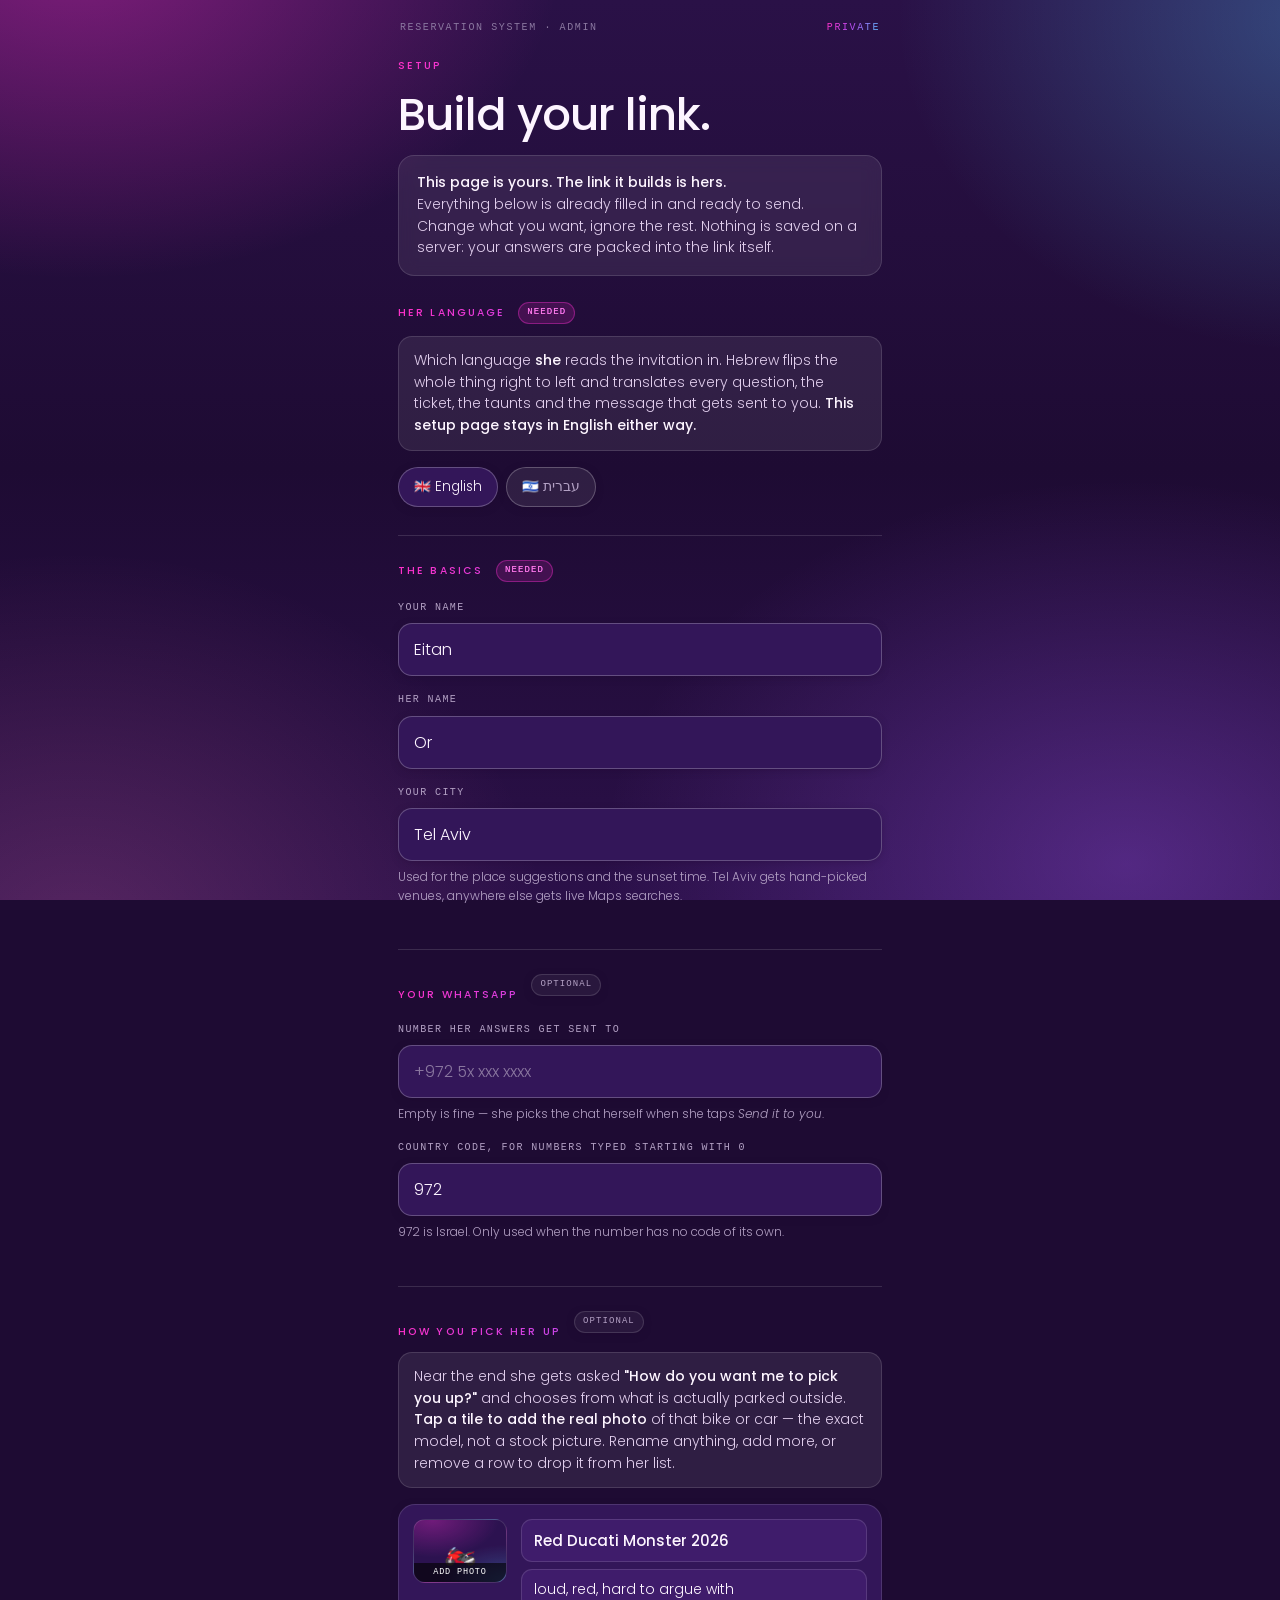
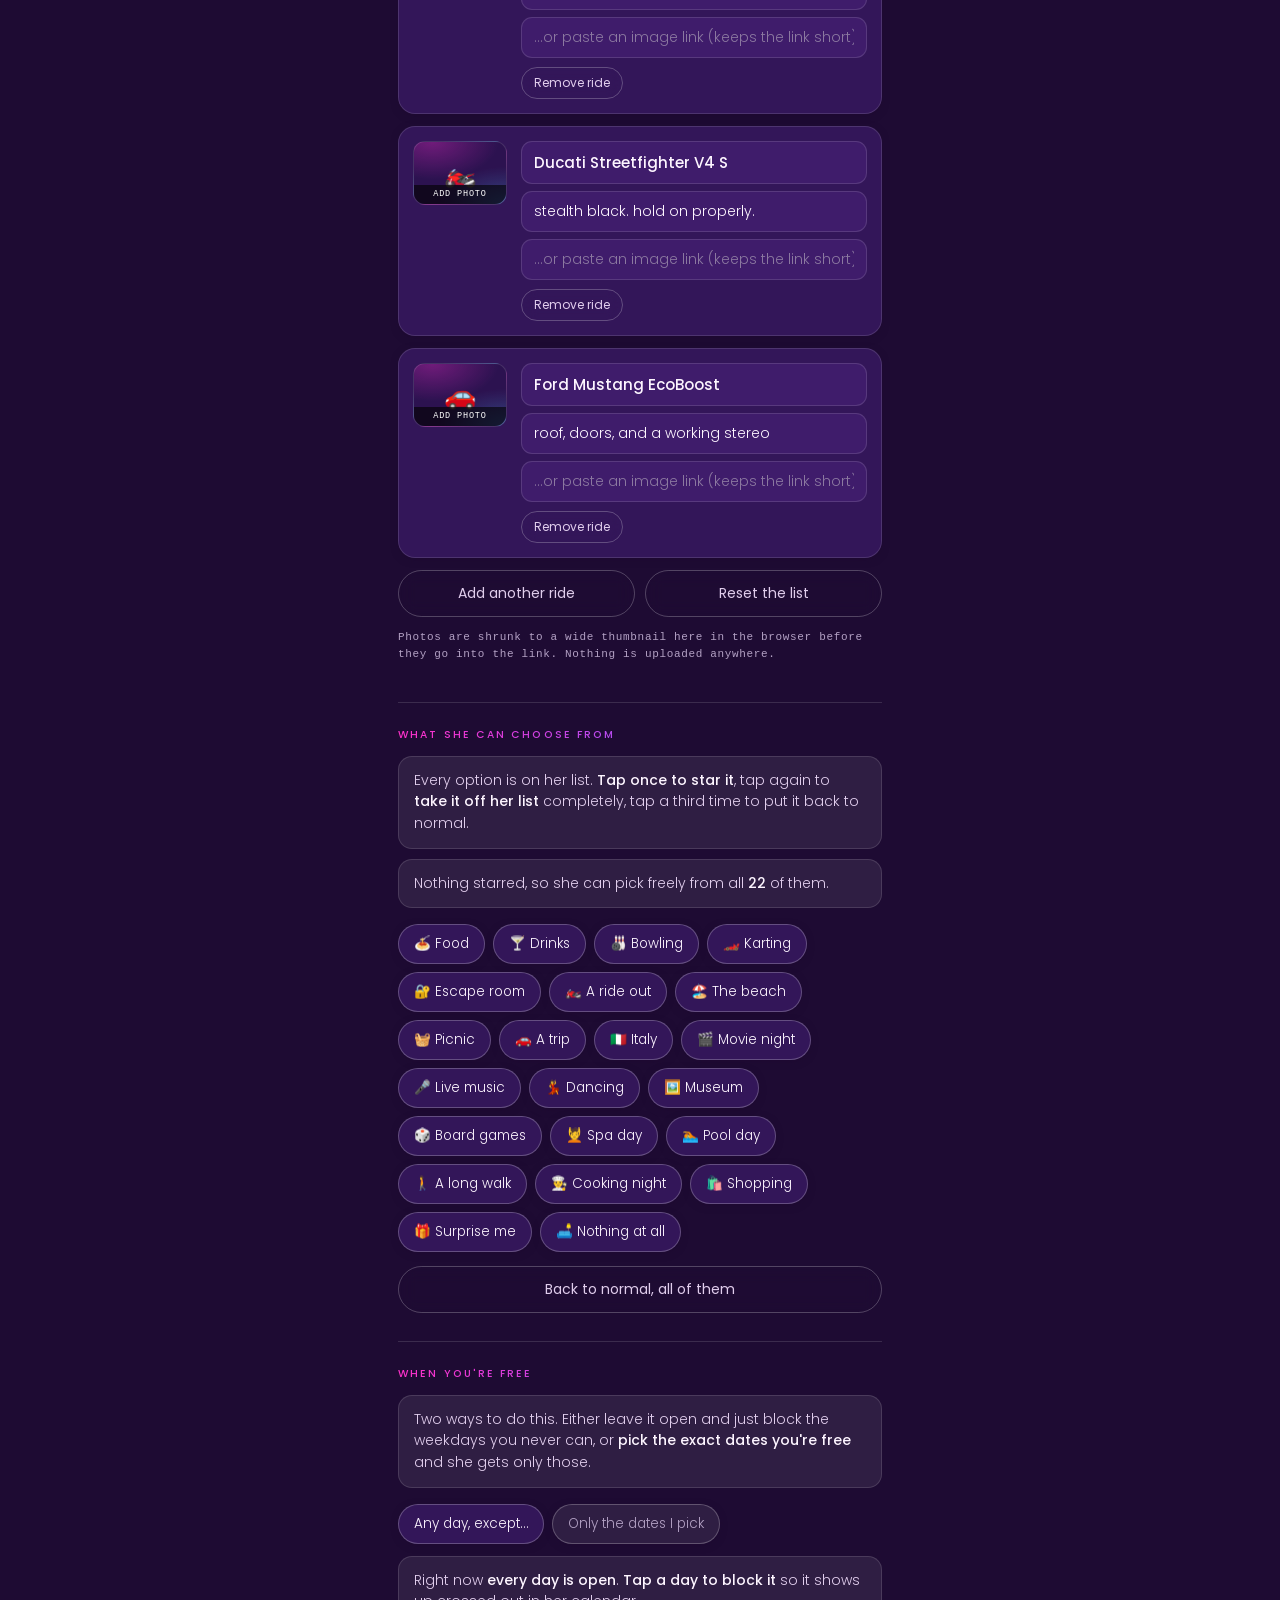
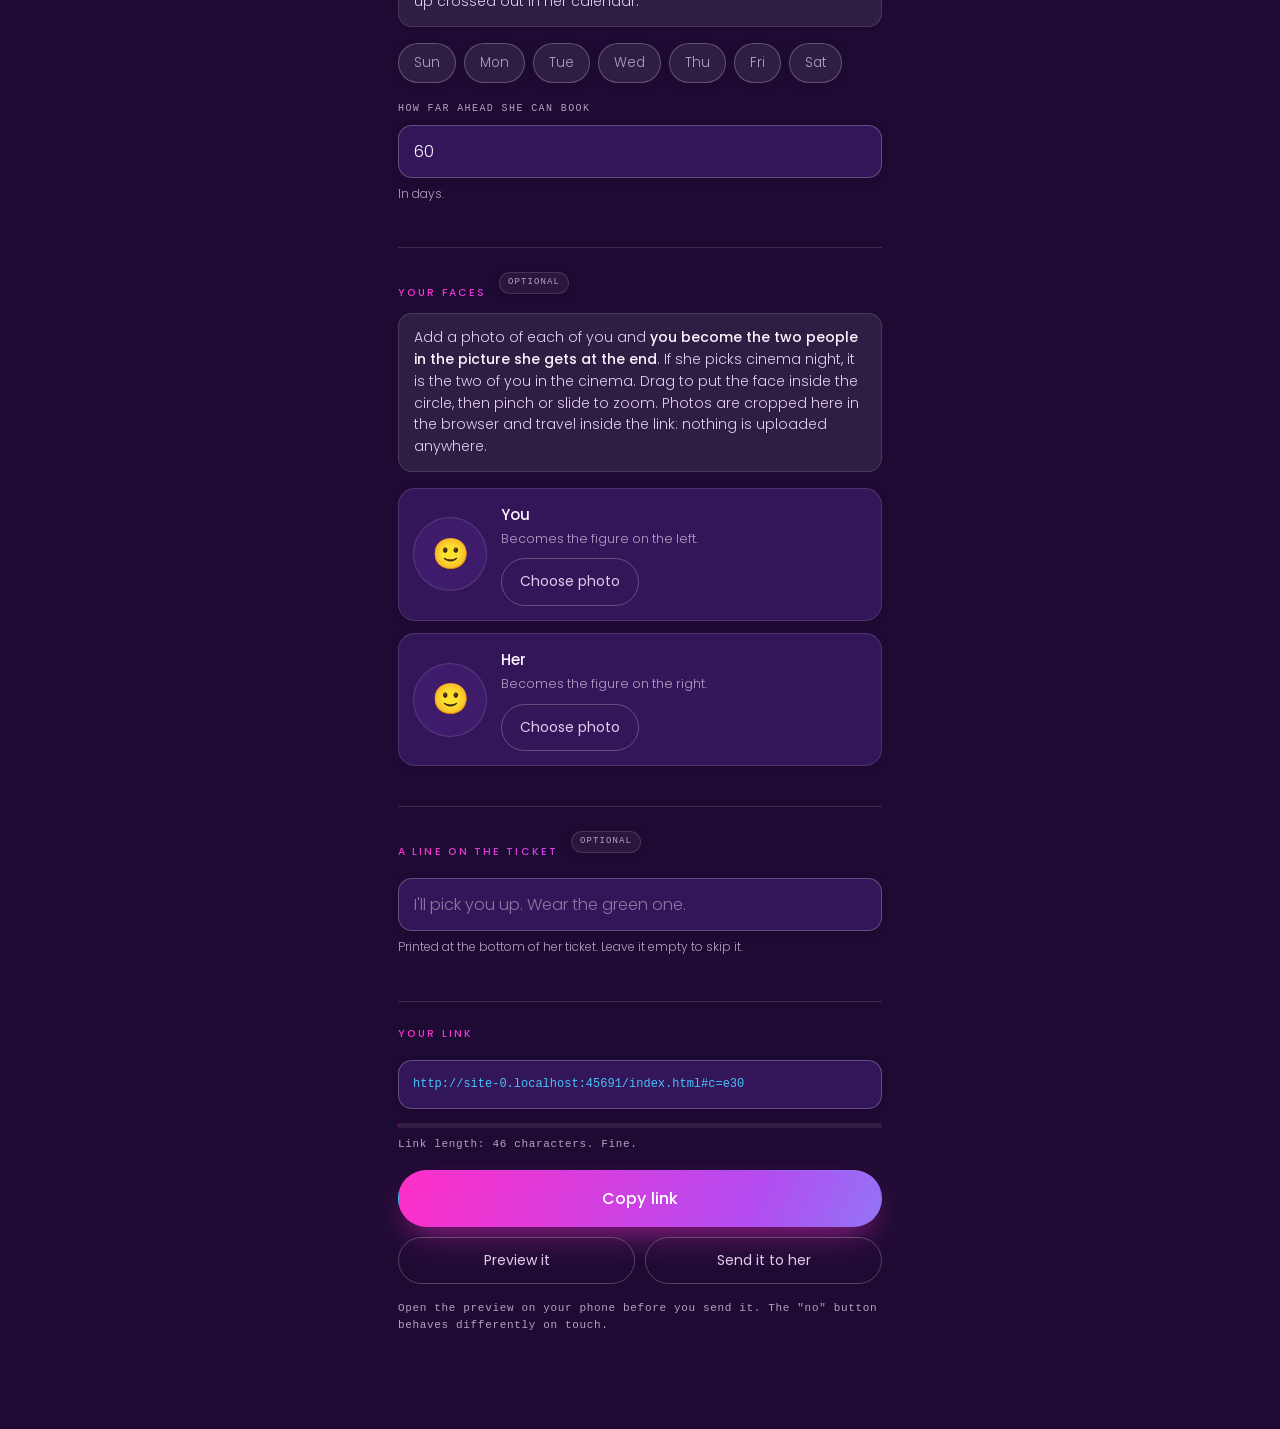
<file: index.html>
<!doctype html>
<html lang="en">
<head>
  <meta charset="utf-8">
  <meta name="viewport" content="width=device-width, initial-scale=1, viewport-fit=cover">
  <meta name="theme-color" content="#1e0b33">
  <title>You have one unopened invitation</title>

  <meta property="og:title" content="You have one unopened invitation">
  <meta property="og:description" content="Open it. It only takes a minute.">
  <meta property="og:type" content="website">

  <link rel="icon" href="data:image/svg+xml,<svg xmlns='http://www.w3.org/2000/svg' viewBox='0 0 100 100'><text y='.9em' font-size='90'>💌</text></svg>">

  <!-- Poppins, with a system fallback so the page never waits on it. -->
  <link rel="preconnect" href="https://fonts.googleapis.com">
  <link rel="preconnect" href="https://fonts.gstatic.com" crossorigin>
  <link rel="stylesheet" media="print" onload="this.media='all'"
        href="https://fonts.googleapis.com/css2?family=Poppins:wght@300;400;500;600&family=Heebo:wght@300;400;500;700&display=swap">

  <link rel="stylesheet" href="css/style.css">
</head>
<body>
  <canvas id="confetti"></canvas>

  <main class="shell">
    <div class="topbar">
      <span id="brandOut">Reservation system</span>
      <span class="ref" id="refOut">REF —</span>
    </div>
    <div class="progress"><span id="bar"></span></div>

    <section class="stage" id="stage"></section>

    <div class="footnote"><span id="step"></span></div>
  </main>

  <script src="js/data.js"></script>
  <script src="js/config.js"></script>
  <script src="js/i18n.js"></script>
  <script src="js/scene.js"></script>
  <script src="js/app.js"></script>
</body>
</html>
</file>
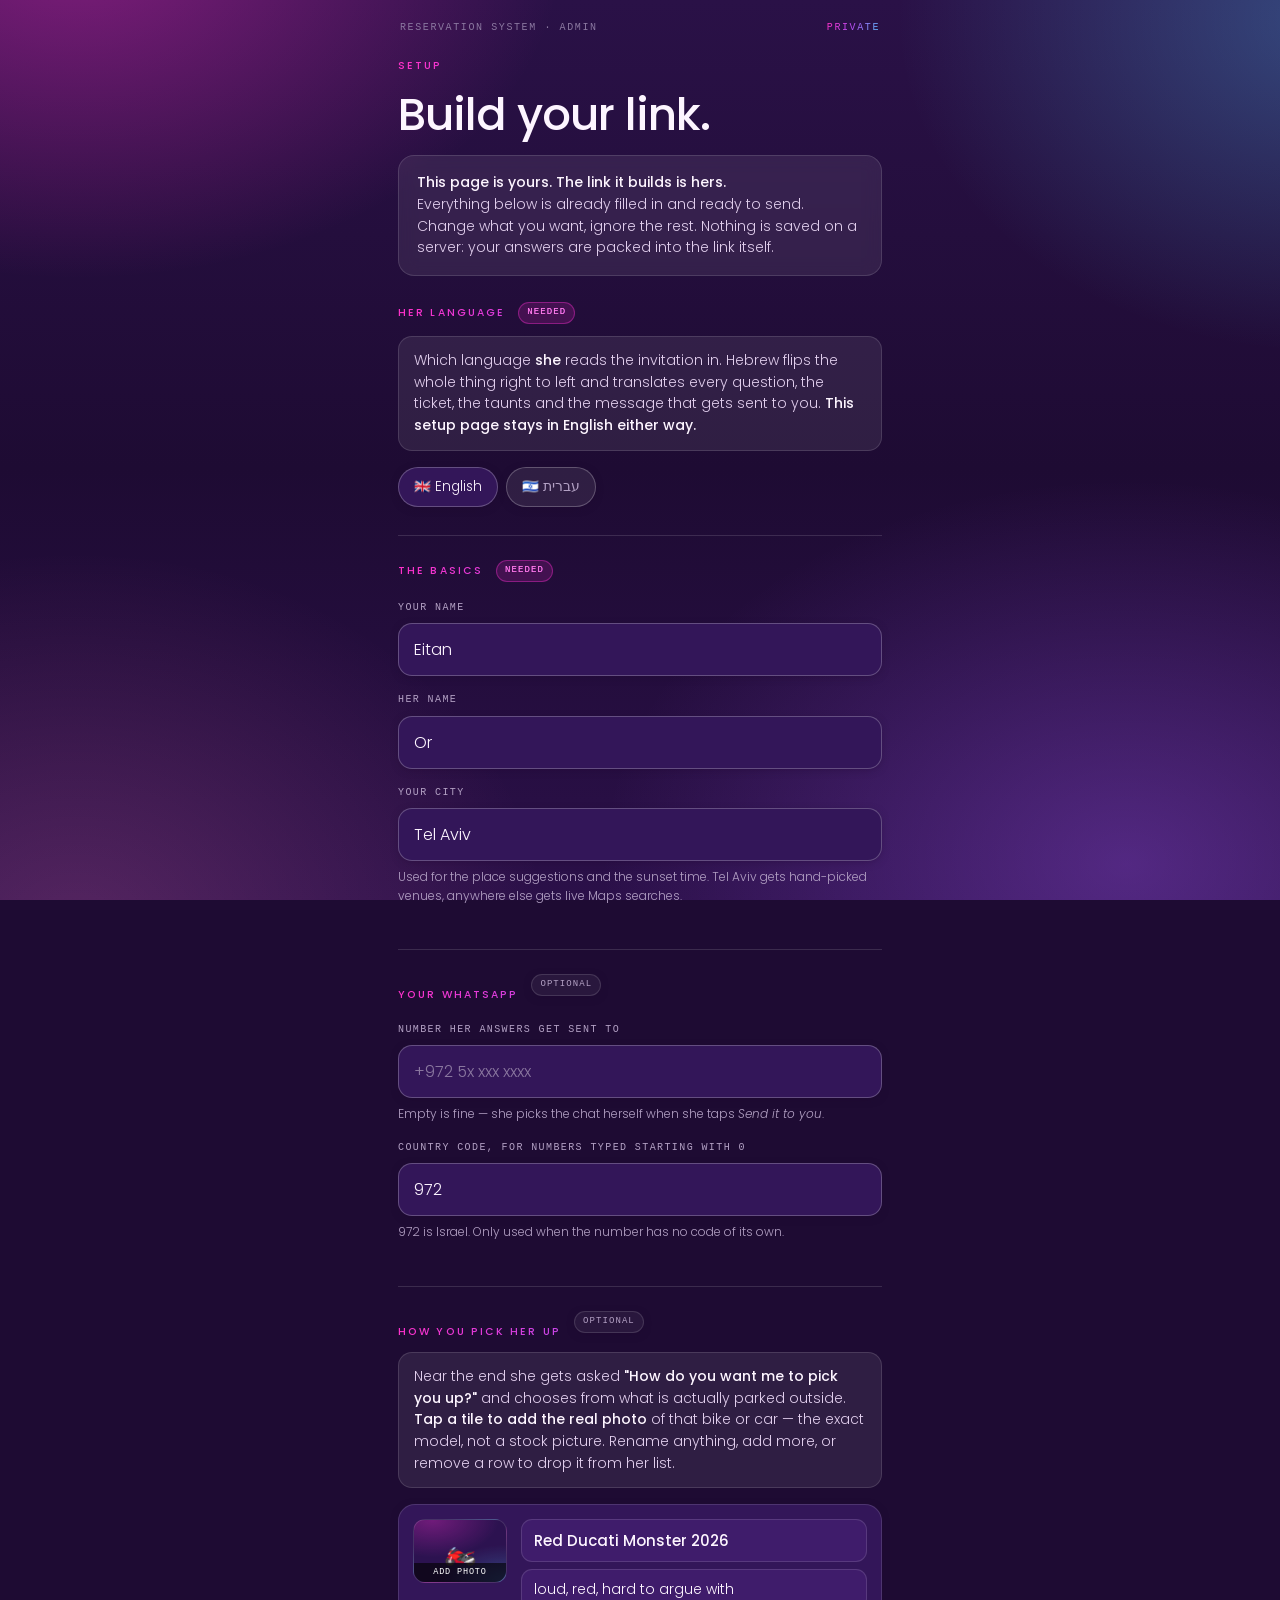
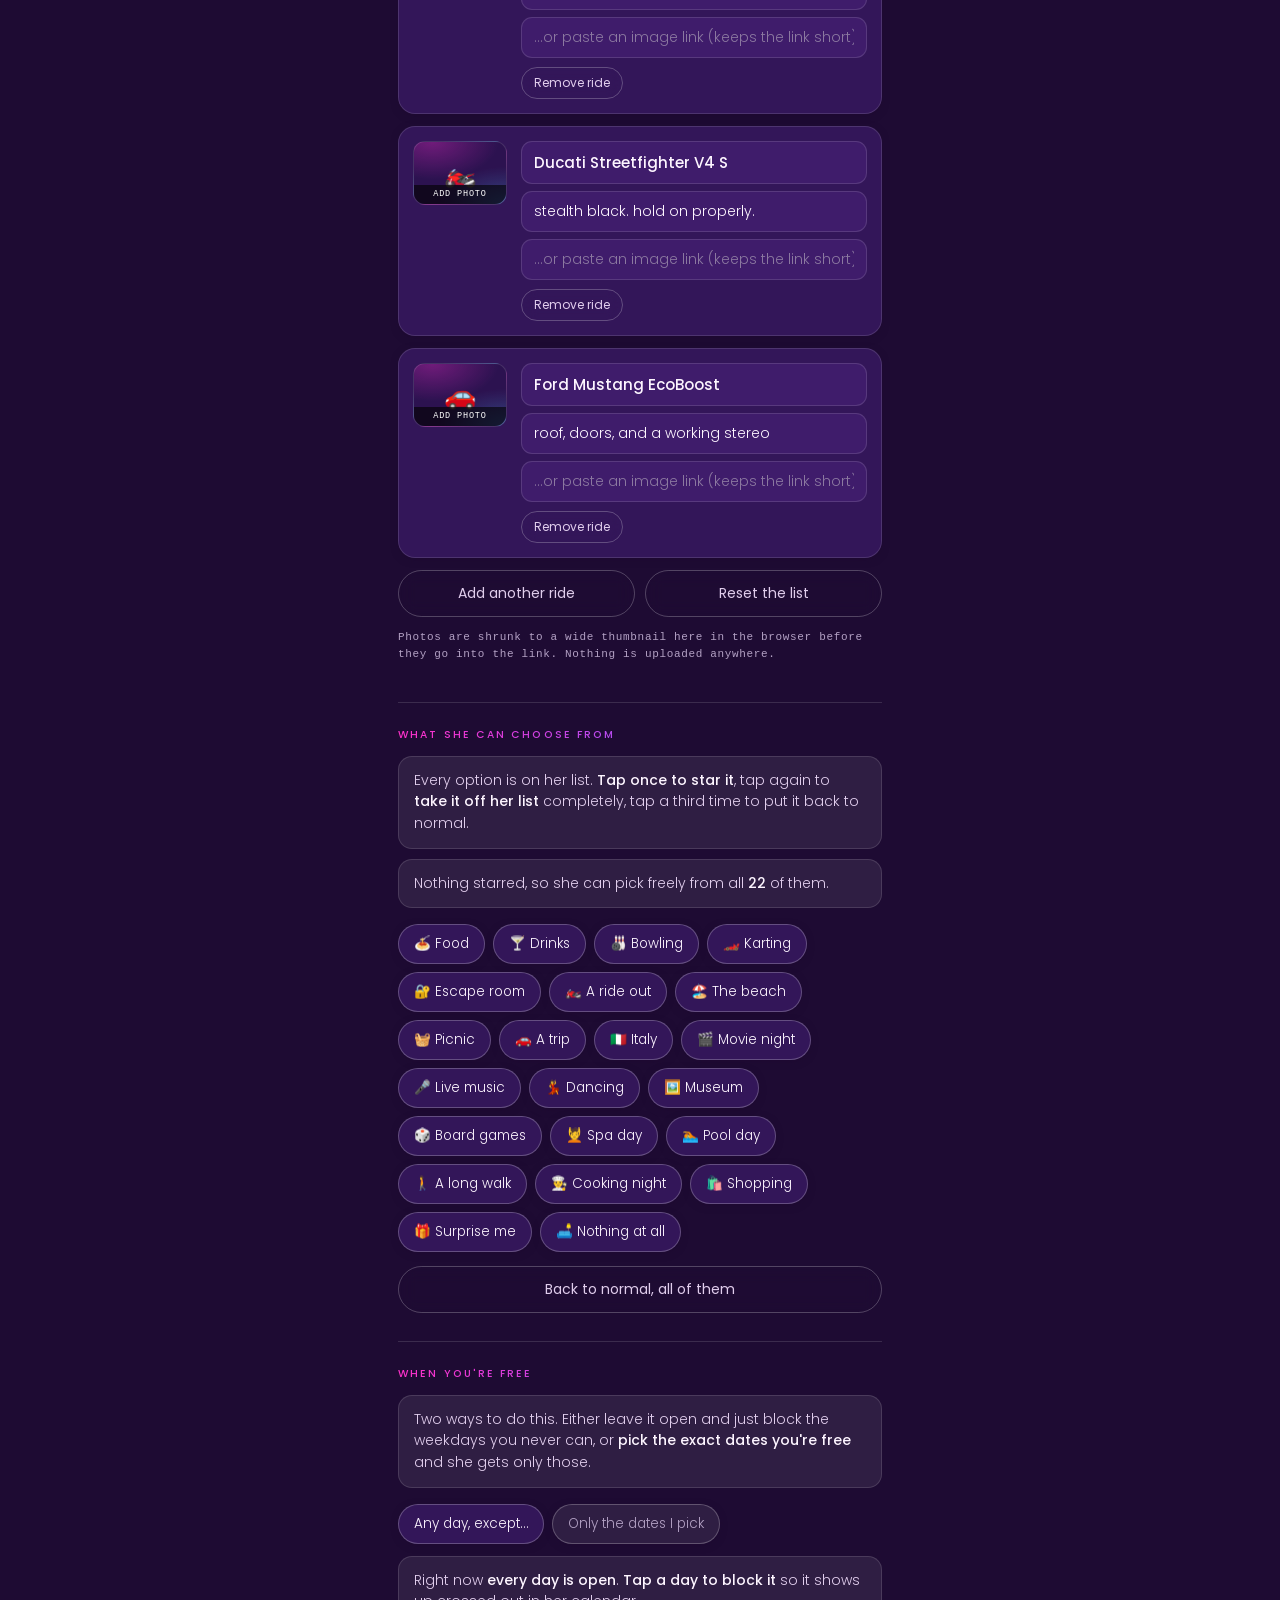
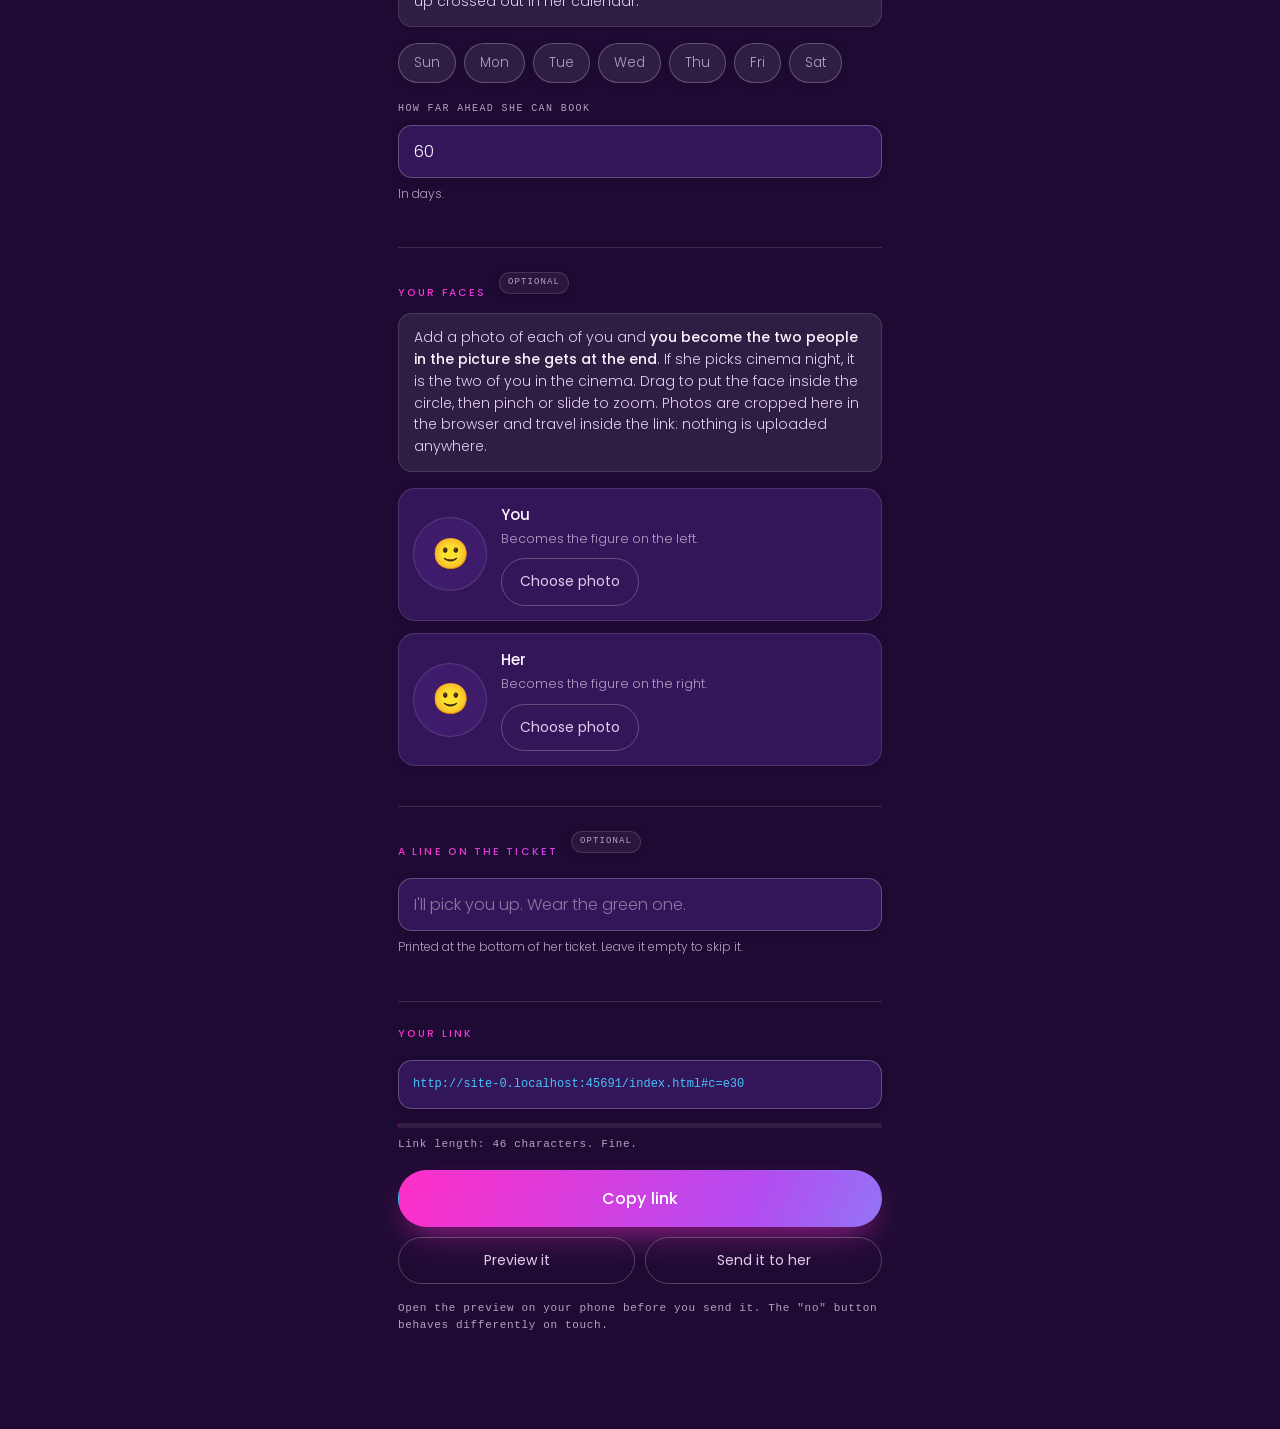
<file: setup.html>
<!doctype html>
<html lang="en">
<head>
  <meta charset="utf-8">
  <meta name="viewport" content="width=device-width, initial-scale=1, viewport-fit=cover">
  <meta name="theme-color" content="#1e0b33">
  <title>Set up your invitation</title>
  <link rel="icon" href="data:image/svg+xml,<svg xmlns='http://www.w3.org/2000/svg' viewBox='0 0 100 100'><text y='.9em' font-size='90'>⚙️</text></svg>">

  <link rel="preconnect" href="https://fonts.googleapis.com">
  <link rel="preconnect" href="https://fonts.gstatic.com" crossorigin>
  <link rel="stylesheet" media="print" onload="this.media='all'"
        href="https://fonts.googleapis.com/css2?family=Poppins:wght@300;400;500;600&family=Heebo:wght@300;400;500;700&display=swap">

  <link rel="stylesheet" href="css/style.css">
</head>
<body>
  <main class="shell">
    <div class="topbar">
      <span>Reservation system · admin</span>
      <span class="ref">Private</span>
    </div>

    <section class="stage" style="justify-content:flex-start;padding-top:8px">
      <div class="eyebrow">Setup</div>
      <h1>Build your link.</h1>

      <div class="callout">
        <b>This page is yours. The link it builds is hers.</b><br>
        Everything below is already filled in and ready to send. Change what you
        want, ignore the rest. Nothing is saved on a server: your answers are
        packed into the link itself.
      </div>

      <div class="setup-section" style="border:none;margin-top:0;padding-top:0">
        <h3>Her language <span class="badge req">Needed</span></h3>
        <p class="instruction">
          Which language <b>she</b> reads the invitation in. Hebrew flips the
          whole thing right to left and translates every question, the ticket,
          the taunts and the message that gets sent to you.
          <b>This setup page stays in English either way.</b>
        </p>
        <div class="toggle-row" id="langs">
          <button class="toggle on" data-lang="en">🇬🇧 English</button>
          <button class="toggle" data-lang="he">🇮🇱 עברית</button>
        </div>
      </div>

      <div class="setup-section">
        <h3>The basics <span class="badge req">Needed</span></h3>
        <div class="field">
          <label>Your name</label>
          <input id="from" value="Eitan">
        </div>
        <div class="field">
          <label>Her name</label>
          <input id="to" value="Or">
        </div>
        <div class="field">
          <label>Your city</label>
          <input id="city" value="Tel Aviv">
          <div class="hint">Used for the place suggestions and the sunset time.
            Tel Aviv gets hand-picked venues, anywhere else gets live Maps searches.</div>
        </div>
      </div>

      <div class="setup-section">
        <h3>Your WhatsApp <span class="badge opt">Optional</span></h3>
        <div class="field">
          <label>Number her answers get sent to</label>
          <input id="phone" type="tel" inputmode="tel" placeholder="+972 5x xxx xxxx">
          <div class="hint" id="phoneNote">Type it however you like — <b>052-123-4567</b> or
            <b>+972 52 123 4567</b> both work. Leave it empty and she picks the chat
            herself when she taps <em>Send it to you</em>.</div>
        </div>
        <div class="field">
          <label>Country code, for numbers typed starting with 0</label>
          <input id="cc" inputmode="numeric" value="972">
          <div class="hint">972 is Israel. Only used when the number has no code of its own.</div>
        </div>
      </div>

      <div class="setup-section">
        <h3>How you pick her up <span class="badge opt">Optional</span></h3>
        <p class="instruction">
          Near the end she gets asked <b>"How do you want me to pick you up?"</b> and
          chooses from what is actually parked outside. <b>Tap a tile to add the real
          photo</b> of that bike or car — the exact model, not a stock picture. Rename
          anything, add more, or remove a row to drop it from her list.
        </p>
        <div id="rides"></div>
        <div class="btn-row">
          <button class="btn ghost" id="addRide">Add another ride</button>
          <button class="btn ghost" id="resetRides">Reset the list</button>
        </div>
        <p class="tiny" style="margin-top:12px">
          Photos are shrunk to a wide thumbnail here in the browser before they go
          into the link. Nothing is uploaded anywhere.
        </p>
      </div>

      <div class="setup-section">
        <h3>What she can choose from</h3>
        <p class="instruction">
          Every option is on her list. <b>Tap once to star it</b>, tap again to
          <b>take it off her list</b> completely, tap a third time to put it back
          to normal.
        </p>
        <p class="instruction" id="favNote" style="margin-top:-6px"></p>
        <div class="toggle-row" id="acts"></div>
        <button class="btn ghost" id="allOn" style="margin-top:14px">Back to normal, all of them</button>
      </div>

      <div class="setup-section">
        <h3>When you're free</h3>
        <p class="instruction">
          Two ways to do this. Either leave it open and just block the weekdays
          you never can, or <b>pick the exact dates you're free</b> and she gets
          only those.
        </p>
        <div class="toggle-row" id="availMode" style="margin-bottom:18px">
          <button class="toggle on" data-mode="open">Any day, except…</button>
          <button class="toggle" data-mode="only">Only the dates I pick</button>
        </div>

        <div id="modeOpen">
          <p class="instruction">
            Right now <b id="dayNote">every day is open</b>.
            <b>Tap a day to block it</b> so it shows up crossed out in her calendar.
          </p>
          <div class="toggle-row" id="days"></div>
          <div class="field" style="margin-top:18px">
            <label>How far ahead she can book</label>
            <input id="horizon" type="number" min="7" max="365" value="60">
            <div class="hint">In days.</div>
          </div>
        </div>

        <div id="modeOnly" class="hide">
          <p class="instruction" id="pickNote"></p>
          <div class="cal" id="pickCal"></div>
          <button class="btn ghost" id="clearDates">Clear all of them</button>
        </div>
      </div>

      <div class="setup-section">
        <h3>Your faces <span class="badge opt">Optional</span></h3>
        <p class="instruction">
          Add a photo of each of you and <b>you become the two people in the
          picture she gets at the end</b>. If she picks cinema night, it is the
          two of you in the cinema. Drag to put the face inside the circle, then
          pinch or slide to zoom. Photos are cropped here in the browser and
          travel inside the link: nothing is uploaded anywhere.
        </p>

        <div class="upload" id="cardMe">
          <div class="up-preview round" id="prevMe">🙂</div>
          <div class="up-body">
            <div class="up-title">You</div>
            <div class="up-note" id="noteMe">Becomes the figure on the left.</div>
            <div class="up-actions">
              <label class="btn ghost up-btn">Choose photo<input type="file" accept="image/*" id="fileMe" hidden></label>
              <button class="btn ghost up-btn hide" id="clearMe">Remove</button>
            </div>
          </div>
        </div>
        <div class="cropper hide" id="cropMe">
          <div class="crop-stage" id="stageMe"><div class="crop-ring"></div></div>
          <input type="range" class="crop-zoom" id="zoomMe" min="1" max="3.2" step="0.01" value="1" aria-label="Zoom">
          <button class="btn primary" id="okMe">Use this face</button>
        </div>

        <div class="upload" id="cardHer">
          <div class="up-preview round" id="prevHer">🙂</div>
          <div class="up-body">
            <div class="up-title">Her</div>
            <div class="up-note" id="noteHer">Becomes the figure on the right.</div>
            <div class="up-actions">
              <label class="btn ghost up-btn">Choose photo<input type="file" accept="image/*" id="fileHer" hidden></label>
              <button class="btn ghost up-btn hide" id="clearHer">Remove</button>
            </div>
          </div>
        </div>
        <div class="cropper hide" id="cropHer">
          <div class="crop-stage" id="stageHer"><div class="crop-ring"></div></div>
          <input type="range" class="crop-zoom" id="zoomHer" min="1" max="3.2" step="0.01" value="1" aria-label="Zoom">
          <button class="btn primary" id="okHer">Use this face</button>
        </div>
      </div>

      <div class="setup-section">
        <h3>A line on the ticket <span class="badge opt">Optional</span></h3>
        <div class="field">
          <input id="note" placeholder="I'll pick you up. Wear the green one.">
          <div class="hint">Printed at the bottom of her ticket. Leave it empty to skip it.</div>
        </div>
      </div>

      <div class="setup-section">
        <h3>Your link</h3>
        <div class="out" id="link">—</div>
        <div class="meter"><span id="meterBar"></span></div>
        <div class="tiny" id="meterNote" style="margin-bottom:16px">Link length: fine.</div>
        <button class="btn primary" id="copy">Copy link</button>
        <div class="btn-row">
          <a class="btn ghost" id="preview" style="text-decoration:none;text-align:center" target="_blank" rel="noopener">Preview it</a>
          <button class="btn ghost" id="wa">Send it to her</button>
        </div>
        <p class="tiny" style="margin-top:16px">
          Open the preview on your phone before you send it. The "no" button
          behaves differently on touch.
        </p>
      </div>
    </section>
  </main>

  <script src="js/data.js"></script>
  <script src="js/config.js"></script>
  <script src="js/i18n.js"></script>
  <script>
    const el = (id) => document.getElementById(id);
    const DAY_NAMES = ['Sun', 'Mon', 'Tue', 'Wed', 'Thu', 'Fri', 'Sat'];

    /* Three states per activity, cycled by tapping:
       normal → starred → off her list → normal. Starring anything turns
       everything else into a decoy on her screen, so the two sets are
       worth keeping distinct. */
    const starred = new Set();   // his shortlist — the only pressable ones
    const dropped = new Set();   // taken off her list entirely
    const blocked = new Set();   // weekdays he can't do
    const faces = { faceMe: '', faceHer: '' };

    let lang = 'en';

    /* The chips show exactly the words she will see, so switching to
       Hebrew here re-labels them rather than leaving him guessing. */
    function drawActs() {
      el('acts').innerHTML = ACTIVITIES.map((a) =>
        `<button class="toggle" data-id="${a.id}" ${lang === 'he' ? 'dir="rtl"' : ''}>${a.emoji} ${a.label}</button>`).join('');
      paintActs();
    }

    el('days').innerHTML = DAY_NAMES.map((d, i) =>
      `<button class="toggle" data-day="${i}">${d}</button>`).join('');

    el('langs').addEventListener('click', (e) => {
      const b = e.target.closest('.toggle');
      if (!b) return;
      lang = b.dataset.lang;
      el('langs').querySelectorAll('.toggle').forEach((x) =>
        x.classList.toggle('on', x.dataset.lang === lang));
      applyLang(lang);
      reseedRides();
      drawActs();
      drawRides();
      build();
    });

    function paintActs() {
      el('acts').querySelectorAll('.toggle').forEach((b) => {
        const id = b.dataset.id;
        b.classList.toggle('star', starred.has(id));
        b.classList.toggle('off', dropped.has(id));
        b.classList.toggle('on', !starred.has(id) && !dropped.has(id));
      });

      const visible = ACTIVITIES.length - dropped.size;
      const stars = [...starred].filter((id) => !dropped.has(id)).length;
      el('favNote').innerHTML = !stars
        ? `Nothing starred, so she can pick freely from all <b>${visible}</b> of them.`
        : stars >= visible
          ? `Everything on her list is starred, which is the same as starring
             nothing — she can pick freely.`
          : `The <b>${stars}</b> starred one${stars > 1 ? 's' : ''} glow on her screen, and
             ${stars > 1 ? 'they are' : 'it is'} the only thing she can actually pick.
             The other <b>${visible - stars}</b> dodge her finger and refuse to be
             tapped, exactly like the no button. <b>Something else</b> runs away too,
             so there is no way round it.`;
    }

    el('acts').addEventListener('click', (e) => {
      const b = e.target.closest('.toggle');
      if (!b) return;
      const id = b.dataset.id;

      if (starred.has(id)) {
        // Always leave her at least one thing to pick.
        if (dropped.size >= ACTIVITIES.length - 1) { starred.delete(id); }
        else { starred.delete(id); dropped.add(id); }
      } else if (dropped.has(id)) {
        dropped.delete(id);
      } else {
        starred.add(id);
      }
      paintActs();
      build();
    });

    el('allOn').addEventListener('click', () => {
      dropped.clear();
      starred.clear();
      paintActs();
      build();
    });

    /* ---------- the exact dates he's free ----------
       Same calendar she gets, so what he taps here is literally what she
       sees. Blank until he switches mode: an empty list means "use the
       weekday rules instead", which is the old behaviour. */
    const okDates = new Set();
    let availMode = 'open';
    let pickMonth = null;

    el('availMode').addEventListener('click', (e) => {
      const b = e.target.closest('.toggle');
      if (!b) return;
      availMode = b.dataset.mode;
      el('availMode').querySelectorAll('.toggle').forEach((x) =>
        x.classList.toggle('on', x.dataset.mode === availMode));
      el('modeOpen').classList.toggle('hide', availMode !== 'open');
      el('modeOnly').classList.toggle('hide', availMode !== 'only');
      drawPickCal();
      build();
    });

    function drawPickCal() {
      if (availMode !== 'only') return;
      const today = new Date(); today.setHours(0, 0, 0, 0);
      if (!pickMonth) pickMonth = new Date(today.getFullYear(), today.getMonth(), 1);

      const m = pickMonth;
      const first = new Date(m.getFullYear(), m.getMonth(), 1);
      const days = new Date(m.getFullYear(), m.getMonth() + 1, 0).getDate();
      const prevOk = first > new Date(today.getFullYear(), today.getMonth(), 1);
      // A year ahead is further than anyone plans a first date.
      const limit = new Date(today.getFullYear() + 1, today.getMonth(), 1);
      const nextOk = new Date(m.getFullYear(), m.getMonth() + 1, 1) <= limit;

      let cells = '';
      for (let i = 0; i < first.getDay(); i++) cells += `<button class="day blank"></button>`;
      for (let d = 1; d <= days; d++) {
        const date = new Date(m.getFullYear(), m.getMonth(), d);
        const iso = isoDate(date);
        const past = date < today;
        cells += `<button class="day ${past ? 'off' : ''} ${okDates.has(iso) ? 'selected' : ''}"
                    data-iso="${iso}">${d}</button>`;
      }

      el('pickCal').innerHTML = `
        <div class="cal-head">
          <button class="cal-nav" id="pPrev" ${prevOk ? '' : 'disabled'}>‹</button>
          <div class="month">${m.toLocaleDateString('en-GB', { month: 'long', year: 'numeric' })}</div>
          <button class="cal-nav" id="pNext" ${nextOk ? '' : 'disabled'}>›</button>
        </div>
        <div class="cal-grid">
          ${['S', 'M', 'T', 'W', 'T', 'F', 'S'].map((d) => `<div class="cal-dow">${d}</div>`).join('')}
          ${cells}
        </div>`;

      el('pPrev').addEventListener('click', () => {
        pickMonth = new Date(m.getFullYear(), m.getMonth() - 1, 1);
        drawPickCal();
      });
      el('pNext').addEventListener('click', () => {
        pickMonth = new Date(m.getFullYear(), m.getMonth() + 1, 1);
        drawPickCal();
      });
      el('pickCal').querySelectorAll('.day[data-iso]').forEach((b) => {
        if (b.classList.contains('off')) return;
        b.addEventListener('click', () => {
          const iso = b.dataset.iso;
          okDates.has(iso) ? okDates.delete(iso) : okDates.add(iso);
          drawPickCal();
          build();
        });
      });

      const n = okDates.size;
      el('pickNote').innerHTML = !n
        ? `<b>Nothing picked yet.</b> Tap the days you are free. Until you pick at
           least one, she gets the ordinary calendar with your blocked weekdays.`
        : `<b>${n} date${n > 1 ? 's' : ''} picked.</b> Those are the only days that
           will be pressable for her — everything else is crossed out.`;
    }

    el('clearDates').addEventListener('click', () => {
      okDates.clear();
      drawPickCal();
      build();
    });

    el('days').addEventListener('click', (e) => {
      const b = e.target.closest('.toggle');
      if (!b) return;
      const d = +b.dataset.day;
      blocked.has(d) ? blocked.delete(d) : blocked.add(d);
      b.classList.toggle('off', blocked.has(d));
      build();
    });

    /* ---------- the face cropper ----------
       No face detection: the ones available in browsers are unreliable and
       absent on iOS, and a wrong guess crops somebody's shoulder. He places
       it himself, which always works. */
    const STAGE = 240, RING = 196, OUT = 168;

    function makeCropper(key, ids) {
      const st = { img: null, el: null, k: 1, zoom: 1, x: 0, y: 0 };
      const stage = el(ids.stage);

      const clampAndDraw = () => {
        if (!st.img || !st.el) return;
        const w = st.img.naturalWidth * st.k * st.zoom;
        const h = st.img.naturalHeight * st.k * st.zoom;
        const mx = Math.max(0, (w - RING) / 2);
        const my = Math.max(0, (h - RING) / 2);
        st.x = Math.max(-mx, Math.min(mx, st.x));
        st.y = Math.max(-my, Math.min(my, st.y));
        st.el.style.width = w + 'px';
        st.el.style.height = h + 'px';
        st.el.style.transform = `translate(calc(-50% + ${st.x}px), calc(-50% + ${st.y}px))`;
      };

      const open = (src) => {
        const probe = new Image();
        probe.onload = () => {
          st.img = probe;
          // At zoom 1 the shorter side exactly fills the circle.
          st.k = RING / Math.min(probe.naturalWidth, probe.naturalHeight);
          st.zoom = 1;
          st.x = 0;
          // Faces sit above centre in most photos, so start there.
          st.y = Math.min(0, -(probe.naturalHeight * st.k - RING) * 0.18);
          // Built here rather than in the markup, because an image element
          // with no source yet ships as a broken-image box.
          if (!st.el) {
            st.el = document.createElement('img');
            st.el.alt = '';
            stage.insertBefore(st.el, stage.firstChild);
          }
          st.el.src = src;
          el(ids.zoom).value = 1;
          el(ids.crop).classList.remove('hide');
          clampAndDraw();
        };
        probe.onerror = () => { el(ids.note).textContent = 'Could not read that file.'; };
        probe.src = src;
      };

      let drag = null;
      stage.addEventListener('pointerdown', (e) => {
        if (!st.img) return;
        drag = { px: e.clientX, py: e.clientY, ox: st.x, oy: st.y };
        stage.setPointerCapture(e.pointerId);
      });
      stage.addEventListener('pointermove', (e) => {
        if (!drag) return;
        st.x = drag.ox + (e.clientX - drag.px);
        st.y = drag.oy + (e.clientY - drag.py);
        clampAndDraw();
      });
      ['pointerup', 'pointercancel'].forEach((ev) =>
        stage.addEventListener(ev, () => { drag = null; }));

      el(ids.zoom).addEventListener('input', (e) => {
        if (!st.img) return;
        st.zoom = +e.target.value;
        clampAndDraw();
      });

      /* Render exactly what the circle is showing. */
      const commit = () => {
        if (!st.img) return;
        const scale = OUT / RING;
        const w = st.img.naturalWidth * st.k * st.zoom;
        const h = st.img.naturalHeight * st.k * st.zoom;
        const ix = STAGE / 2 + st.x - w / 2 - (STAGE - RING) / 2;
        const iy = STAGE / 2 + st.y - h / 2 - (STAGE - RING) / 2;

        const canvas = document.createElement('canvas');
        canvas.width = canvas.height = OUT;
        const ctx = canvas.getContext('2d');
        ctx.fillStyle = '#f5ede4';
        ctx.fillRect(0, 0, OUT, OUT);
        ctx.drawImage(st.img, ix * scale, iy * scale, w * scale, h * scale);

        const data = canvas.toDataURL('image/jpeg', 0.68);
        faces[key] = data;
        el(ids.prev).innerHTML = `<img src="${data}" alt="">`;
        el(ids.clear).classList.remove('hide');
        el(ids.note).textContent = Math.round(data.length / 1024) + ' KB. In the picture now.';
        el(ids.crop).classList.add('hide');
        build();
      };

      el(ids.ok).addEventListener('click', commit);

      el(ids.file).addEventListener('change', (e) => {
        const f = e.target.files && e.target.files[0];
        if (!f) return;
        const reader = new FileReader();
        reader.onload = () => open(reader.result);
        reader.onerror = () => { el(ids.note).textContent = 'Could not read that file.'; };
        reader.readAsDataURL(f);
      });

      el(ids.clear).addEventListener('click', () => {
        faces[key] = '';
        el(ids.file).value = '';
        if (st.el) { st.el.remove(); st.el = null; st.img = null; }
        el(ids.prev).innerHTML = '🙂';
        el(ids.clear).classList.add('hide');
        el(ids.crop).classList.add('hide');
        el(ids.note).textContent = ids.fallback;
        build();
      });
    }

    makeCropper('faceMe', {
      file: 'fileMe', stage: 'stageMe', zoom: 'zoomMe', ok: 'okMe',
      crop: 'cropMe', prev: 'prevMe', clear: 'clearMe', note: 'noteMe',
      fallback: 'Becomes the figure on the left.',
    });
    makeCropper('faceHer', {
      file: 'fileHer', stage: 'stageHer', zoom: 'zoomHer', ok: 'okHer',
      crop: 'cropHer', prev: 'prevHer', clear: 'clearHer', note: 'noteHer',
      fallback: 'Becomes the figure on the right.',
    });

    /* ---------- the rides ----------
       His actual vehicles, each with a real photo. Photos are shrunk
       hard before they go anywhere near the link: every kilobyte here
       costs roughly 1.8k characters of URL. */
    let rides = DEFAULT_RIDES.map((r) => ({ ...r }));
    let rideSeq = rides.length;
    let ridesTouched = false;   // once he edits one, stop re-seeding on language change

    /* Switching language re-labels the untouched default rides, but never
       overwrites anything he typed himself. */
    function reseedRides() {
      if (ridesTouched) return;
      rides = DEFAULT_RIDES.map((r) => ({ ...r }));
      rideSeq = rides.length;
    }

    /* WhatsApp cuts a message at 65,536 characters, and the link IS the
       message, so a photo that will not compress has to be made physically
       smaller rather than merely uglier. Quality first, then dimensions,
       until it actually fits. */
    const RIDE_W = 460, RIDE_MAX = 9000;   // max chars of data URI, ~6.5 KB

    function shrinkRide(src, cb) {
      const img = new Image();
      img.onload = () => {
        let wide = RIDE_W;
        let out = null;
        for (let pass = 0; pass < 6; pass++) {
          const k = Math.min(1, wide / img.naturalWidth, (wide * 0.7) / img.naturalHeight);
          const w = Math.max(1, Math.round(img.naturalWidth * k));
          const h = Math.max(1, Math.round(img.naturalHeight * k));
          const c = document.createElement('canvas');
          c.width = w; c.height = h;
          c.getContext('2d').drawImage(img, 0, 0, w, h);
          let q = 0.70;
          out = c.toDataURL('image/jpeg', q);
          while (out.length > RIDE_MAX && q > 0.34) { q -= 0.07; out = c.toDataURL('image/jpeg', q); }
          if (out.length <= RIDE_MAX) break;
          wide = Math.round(wide * 0.78);
        }
        cb(out);
      };
      img.onerror = () => cb(null);
      img.src = src;
    }

    const isUrl = (s) => /^https?:\/\//i.test(s || '');

    function drawRides() {
      el('rides').innerHTML = rides.map((r, i) => {
        const attached = r.img && !isUrl(r.img);
        return `
        <div class="ride-row" data-i="${i}" ${lang === 'he' ? 'dir="rtl"' : ''}>
          <label class="ride-shot">
            ${r.img ? `<img src="${r.img.replace(/"/g, '&quot;')}" alt="">` : (r.emoji || '🚗')}
            <span class="tag">${r.img ? 'Change' : 'Add photo'}</span>
            <input type="file" accept="image/*" hidden data-file="${i}">
          </label>
          <div class="ride-fields">
            <input class="name" data-k="label" data-i="${i}" placeholder="Red Ducati Monster 2026"
                   value="${(r.label || '').replace(/"/g, '&quot;')}">
            <input data-k="note" data-i="${i}" placeholder="one line about it (optional)"
                   value="${(r.note || '').replace(/"/g, '&quot;')}">
            ${attached
              ? `<div class="tiny">Photo attached · ${Math.round(r.img.length / 1400)} KB in the link</div>`
              : `<input data-k="img" data-i="${i}" placeholder="…or paste an image link (keeps the link short)"
                        value="${(r.img || '').replace(/"/g, '&quot;')}">`}
            <div class="ride-acts">
              ${r.img ? `<button class="btn ghost up-btn" data-act="unphoto" data-i="${i}">Remove photo</button>` : ''}
              <button class="btn ghost up-btn" data-act="remove" data-i="${i}">Remove ride</button>
            </div>
          </div>
        </div>`;
      }).join('') || `<p class="tiny">No rides on the list — she won't be asked about the pickup at all.</p>`;
      build();
    }

    el('rides').addEventListener('input', (e) => {
      const t = e.target;
      if (t.dataset.k) { ridesTouched = true; rides[+t.dataset.i][t.dataset.k] = t.value; build(); }
    });

    el('rides').addEventListener('click', (e) => {
      const b = e.target.closest('button[data-act]');
      if (!b) return;
      e.preventDefault();
      const i = +b.dataset.i;
      ridesTouched = true;
      if (b.dataset.act === 'remove') rides.splice(i, 1);
      if (b.dataset.act === 'unphoto') rides[i].img = '';
      drawRides();
    });

    el('rides').addEventListener('change', (e) => {
      const inp = e.target;
      if (inp.dataset.file === undefined) return;
      const f = inp.files && inp.files[0];
      if (!f) return;
      const i = +inp.dataset.file;
      const reader = new FileReader();
      reader.onload = () => shrinkRide(reader.result, (out) => {
        if (out) { ridesTouched = true; rides[i].img = out; drawRides(); }
      });
      reader.readAsDataURL(f);
    });

    el('addRide').addEventListener('click', () => {
      ridesTouched = true;
      rides.push({ id: 'r' + (++rideSeq), emoji: '🚗', label: '', note: '', img: '' });
      drawRides();
    });

    el('resetRides').addEventListener('click', () => {
      ridesTouched = false;
      rides = DEFAULT_RIDES.map((r) => ({ ...r }));
      rideSeq = rides.length;
      drawRides();
    });

    function build() {
      const keep = ACTIVITIES.map((a) => a.id).filter((id) => !dropped.has(id));
      const cc = (el('cc').value.replace(/\D/g, '') || '972');
      const phone = el('phone').value.trim();

      const picked = availMode === 'only' ? [...okDates].sort() : [];
      let reach = Math.min(365, Math.max(7, +el('horizon').value || 60));
      // A date he offered past the horizon would be invisible to her.
      if (picked.length) {
        const last = picked[picked.length - 1].split('-');
        const days = Math.ceil((new Date(+last[0], +last[1] - 1, +last[2]) - new Date()) / 86400000) + 1;
        reach = Math.min(400, Math.max(reach, days));
      }

      const cfg = {
        ...DEFAULT_CONFIG,
        lang,
        from: el('from').value.trim() || 'Eitan',
        to: el('to').value.trim() || 'Or',
        phone,
        cc,
        city: el('city').value.trim() || 'Tel Aviv',
        faceMe: faces.faceMe,
        faceHer: faces.faceHer,
        note: el('note').value.trim(),
        activities: keep,
        favorites: [...starred].filter((id) => keep.includes(id)),
        rides: rides.filter((r) => r.label.trim()).map((r, i) => ({
          id: r.id || 'r' + (i + 1), emoji: r.emoji || '🚗',
          label: r.label.trim(), note: (r.note || '').trim(), img: r.img || '',
        })),
        blockedDays: [...blocked].sort(),
        okDates: picked,
        horizon: reach,
      };

      // Tell him now whether wa.me will actually accept this number,
      // rather than letting her find out at the very end.
      const digits = waNumber(phone, cc);
      el('phoneNote').innerHTML = !phone
        ? `Empty is fine — she picks the chat herself when she taps <em>Send it to you</em>.`
        : digits
          ? `Her answers will open a WhatsApp chat with <b>${waPretty(digits)}</b>.`
          : `<b>That isn't a full number yet.</b> Try 052-123-4567, or the whole thing with +972.`;

      const base = location.href.replace(/setup\.html.*$/, 'index.html');
      const url = base + '#c=' + encodeConfig(cfg);

      el('dayNote').textContent = blocked.size
        ? `${blocked.size} day${blocked.size > 1 ? 's are' : ' is'} blocked`
        : 'every day is open';

      el('link').textContent = url.length > 240 ? url.slice(0, 240) + '…' : url;
      el('preview').href = url;

      /* WhatsApp truncates a message at 65,536 characters. The link is the
         message, so past that it does not arrive short — it arrives broken,
         which is worse. Say so plainly rather than letting him find out. */
      const LIMIT = 65536;
      const pct = Math.min(100, (url.length / LIMIT) * 100);
      el('meterBar').style.transform = `scaleX(${pct / 100})`;
      el('meterNote').textContent = url.length < 8000
        ? `Link length: ${url.length} characters. Fine.`
        : url.length < 30000
          ? `Link length: ${url.length} characters. Fine — photos make it long.`
          : url.length < LIMIT
            ? `Link length: ${url.length} characters. Long, but still sendable. Dropping a ride photo for an image link would help.`
            : `Link length: ${url.length} characters. TOO LONG — WhatsApp cuts messages at ${LIMIT}, so this one arrives broken. Swap a ride photo for an image link, or remove a photo.`;
      el('meterNote').className = url.length < 30000 ? 'tiny' : 'tiny warn';
      return url;
    }

    ['from', 'to', 'phone', 'cc', 'city', 'note', 'horizon']
      .forEach((id) => el(id).addEventListener('input', build));

    async function copyText(text) {
      try { await navigator.clipboard.writeText(text); return true; } catch (e) { /* fall through */ }
      const ta = document.createElement('textarea');
      ta.value = text;
      ta.style.cssText = 'position:fixed;top:-1000px;opacity:0';
      document.body.appendChild(ta);
      ta.select();
      let ok = false;
      try { ok = document.execCommand('copy'); } catch (e2) { ok = false; }
      ta.remove();
      return ok;
    }

    el('copy').addEventListener('click', async () => {
      const url = build();
      const ok = await copyText(url);
      el('copy').textContent = ok ? 'Copied ✓' : 'Copy failed — use Preview, then share that page';
      setTimeout(() => { el('copy').textContent = 'Copy link'; }, 2400);
    });

    /* Never a wa.me?text=<the whole link>: with photos attached that URL
       runs past a hundred thousand characters and simply does nothing.
       The share sheet takes long text natively; clipboard is the fallback. */
    el('wa').addEventListener('click', async () => {
      const url = build();
      const msg = `${el('to').value.trim() || 'You'} — you have one unopened invitation 💌\n${url}`;
      if (navigator.share) {
        try { await navigator.share({ text: msg }); return; }
        catch (e) { if (e && e.name === 'AbortError') return; }
      }
      const ok = await copyText(msg);
      el('wa').textContent = ok ? 'Copied — paste it to her ✓' : 'Copy failed — use Copy link above';
      setTimeout(() => { el('wa').textContent = 'Send it to her'; }, 2600);
    });

    drawActs();    // calls paintActs()
    drawPickCal();
    drawRides();   // calls build()
  </script>
</body>
</html>
</file>
<file: css/style.css>
/* ============================================================
   RESERVATION SYSTEM — a date app
   Midnight plum, magenta → cyan gradients, soft glow.
   ============================================================ */

:root {
  /* ground — violet rather than near-black, so the whole thing reads
     as a party at night instead of a power cut */
  --bg:        #1e0b33;
  --bg-2:      #2a1147;
  --card:      #331659;
  --card-2:    #3f1c6b;
  --glass:     rgba(255, 255, 255, 0.08);

  /* ink */
  --ink:       #fdf5ff;
  --ink-soft:  #e0cdec;
  --muted:     #b3a1c4;
  --faint:     #8b78a0;

  /* lines */
  --line:      rgba(255, 255, 255, 0.13);
  --line-2:    rgba(255, 255, 255, 0.24);

  /* the two colours everything is built from */
  --pink:      #f52ecd;
  --blue:      #4ac0fc;
  --pink-soft: #ff85e8;
  --violet:    #a95cff;

  --accent:    var(--pink);
  --accent-dk: #d117ac;
  --grad:      linear-gradient(115deg, #ff2fc8 0%, #b44bf0 46%, #4fc9ff 100%);
  --grad-soft: linear-gradient(115deg, rgba(245, 46, 205, 0.26), rgba(74, 192, 252, 0.26));

  /* shadows — glow, never grey */
  --sh-sm: 0 2px 10px -3px rgba(28, 4, 44, 0.5);
  --sh-md: 0 16px 34px -18px rgba(20, 2, 34, 0.72);
  --sh-lg: 0 34px 70px -30px rgba(16, 2, 28, 0.85);
  --glow:  0 14px 34px -12px rgba(245, 46, 205, 0.7);
  --glow-b: 0 14px 34px -12px rgba(74, 192, 252, 0.5);

  --serif: "Poppins", -apple-system, BlinkMacSystemFont, "Segoe UI", Roboto, sans-serif;
  --mono: ui-monospace, SFMono-Regular, "SF Mono", Menlo, Consolas, monospace;
  --sans: "Poppins", -apple-system, BlinkMacSystemFont, "Segoe UI", Roboto, Helvetica, Arial, sans-serif;

  --r: 20px;
}

* { box-sizing: border-box; -webkit-tap-highlight-color: transparent; }

html, body { margin: 0; padding: 0; min-height: 100%; }

body {
  background: var(--bg);
  background-image:
    radial-gradient(760px 520px at 6% -6%, rgba(255, 47, 200, 0.40), transparent 64%),
    radial-gradient(700px 540px at 104% 2%, rgba(79, 201, 255, 0.30), transparent 62%),
    radial-gradient(820px 600px at 88% 96%, rgba(169, 92, 255, 0.32), transparent 64%),
    radial-gradient(760px 620px at 6% 104%, rgba(255, 122, 190, 0.20), transparent 62%),
    linear-gradient(180deg, #2a1147 0%, #1e0b33 52%, #2b1049 100%);
  background-attachment: fixed;
  color: var(--ink);
  font-family: var(--sans);
  font-size: 16px;
  font-weight: 300;
  line-height: 1.55;
  overflow-x: hidden;
  -webkit-font-smoothing: antialiased;
}

/* ---------- layout ---------- */

.shell {
  max-width: 520px;
  margin: 0 auto;
  padding: 0 18px 60px;
  min-height: 100dvh;
  display: flex;
  flex-direction: column;
  position: relative;
  z-index: 1;
}

.topbar {
  display: flex;
  align-items: center;
  justify-content: space-between;
  gap: 12px;
  padding: 20px 2px 14px;
  font-family: var(--mono);
  font-size: 10px;
  letter-spacing: 0.16em;
  text-transform: uppercase;
  color: var(--faint);
}

.topbar .ref {
  color: transparent;
  background: var(--grad);
  -webkit-background-clip: text;
  background-clip: text;
}

.progress {
  height: 4px;
  border-radius: 4px;
  background: rgba(255, 255, 255, 0.07);
  overflow: hidden;
  margin-bottom: 28px;
}

.progress span {
  display: block;
  height: 100%;
  width: 100%;
  border-radius: 4px;
  background: var(--grad);
  box-shadow: 0 0 14px rgba(245, 46, 205, 0.7);
  transform: scaleX(0);
  transform-origin: left center;
  transition: transform 0.6s cubic-bezier(0.16, 1, 0.3, 1);
}

.stage {
  flex: 1;
  display: flex;
  flex-direction: column;
  justify-content: center;
  padding-bottom: 24px;
}

.stage.enter { animation: slide-in 0.5s cubic-bezier(0.16, 1, 0.3, 1) both; }

@keyframes slide-in {
  from { opacity: 0; transform: translateY(18px); }
  to   { opacity: 1; transform: none; }
}

/* ---------- type ---------- */

.eyebrow {
  font-family: var(--sans);
  font-size: 10.5px;
  font-weight: 500;
  letter-spacing: 0.2em;
  text-transform: uppercase;
  margin-bottom: 16px;
  color: transparent;
  background: var(--grad);
  -webkit-background-clip: text;
  background-clip: text;
}

h1 {
  font-family: var(--serif);
  font-size: clamp(32px, 8.6vw, 45px);
  line-height: 1.1;
  font-weight: 500;
  margin: 0 0 16px;
  letter-spacing: -0.022em;
}

h2 {
  font-family: var(--serif);
  font-size: clamp(26px, 6.6vw, 34px);
  line-height: 1.18;
  font-weight: 500;
  letter-spacing: -0.02em;
  margin: 0 0 13px;
}

/* One gradient word carries the page, the same trick the whole
   palette is built on. */
.grad {
  color: transparent;
  background: var(--grad);
  -webkit-background-clip: text;
  background-clip: text;
}

.sub {
  color: var(--ink-soft);
  font-size: 15px;
  font-weight: 300;
  margin: 0 0 28px;
  max-width: 40ch;
}

.tiny {
  font-family: var(--mono);
  font-size: 11px;
  letter-spacing: 0.06em;
  color: var(--muted);
}

/* ---------- buttons ---------- */

.btn {
  appearance: none;
  border: 1px solid var(--line-2);
  background: var(--glass);
  color: var(--ink);
  font-family: var(--sans);
  font-size: 16px;
  font-weight: 500;
  padding: 15px 22px;
  border-radius: 999px;
  cursor: pointer;
  box-shadow: var(--sh-sm);
  transition: transform 0.15s ease, background 0.2s ease,
              border-color 0.2s ease, box-shadow 0.2s ease, opacity 0.2s ease;
  width: 100%;
  backdrop-filter: blur(8px);
  -webkit-backdrop-filter: blur(8px);
}

.btn:hover { background: rgba(255, 255, 255, 0.09); box-shadow: var(--sh-md); }
.btn:active { transform: scale(0.975); }

.btn.primary {
  background: var(--grad);
  background-size: 160% 100%;
  border-color: transparent;
  color: #fff;
  font-weight: 500;
  letter-spacing: 0.01em;
  box-shadow: var(--glow);
  transition: transform 0.15s ease, background-position 0.5s ease, box-shadow 0.25s ease;
}

.btn.primary:hover {
  background-position: 100% 0;
  box-shadow: 0 18px 42px -12px rgba(245, 46, 205, 0.75);
}

.btn.ghost {
  background: transparent;
  border-color: var(--line-2);
  color: var(--ink-soft);
  font-weight: 400;
  font-size: 14px;
  padding: 12px 18px;
  box-shadow: none;
}

.btn.ghost:hover { background: rgba(255, 255, 255, 0.07); color: var(--ink); }

.btn[disabled] { opacity: 0.35; pointer-events: none; box-shadow: none; }

.btn-row { display: flex; gap: 10px; margin-top: 10px; }

/* ---------- the impossible question ---------- */

.duel {
  position: relative;
  min-height: 300px;
  margin-top: 10px;
}

#yesBtn {
  position: relative;
  z-index: 2;
  font-size: 19px;
  padding: 19px 22px;
  transition: transform 0.4s cubic-bezier(0.34, 1.56, 0.64, 1),
              box-shadow 0.4s ease, font-size 0.4s ease, padding 0.4s ease;
  transform-origin: center;
}

#noBtn {
  position: absolute;
  left: 0;
  top: 78px;
  width: 100%;
  z-index: 3;
  transition: transform 0.28s cubic-bezier(0.22, 1, 0.36, 1),
              width 0.3s ease, opacity 0.3s ease, font-size 0.3s ease;
  will-change: transform;
  touch-action: none;
}

.taunt {
  position: absolute;
  left: 50%;
  bottom: 4px;
  transform: translateX(-50%);
  font-family: var(--mono);
  font-size: 12px;
  color: var(--muted);
  text-align: center;
  width: 100%;
  min-height: 18px;
}

.taunt.pop { animation: taunt-pop 0.4s ease; }

@keyframes taunt-pop {
  0%   { opacity: 0; transform: translateX(-50%) translateY(6px); }
  100% { opacity: 1; transform: translateX(-50%) translateY(0); }
}

/* ---------- envelope ---------- */

.envelope {
  width: min(300px, 78vw);
  aspect-ratio: 3 / 2;
  margin: 0 auto 34px;
  position: relative;
  cursor: pointer;
  animation: float 4.5s ease-in-out infinite;
}

/* The organic blob the whole reference is built around, sitting
   behind the envelope and breathing very slowly. */
.envelope::before {
  content: "";
  position: absolute;
  inset: -34% -22%;
  background: var(--grad);
  filter: blur(6px);
  opacity: 0.5;
  border-radius: 62% 38% 46% 54% / 52% 44% 56% 48%;
  animation: blob 13s ease-in-out infinite;
  z-index: -1;
}

@keyframes blob {
  0%, 100% { border-radius: 62% 38% 46% 54% / 52% 44% 56% 48%; transform: rotate(0deg) scale(1); }
  33%      { border-radius: 40% 60% 63% 37% / 44% 58% 42% 56%; transform: rotate(6deg) scale(1.05); }
  66%      { border-radius: 55% 45% 34% 66% / 62% 38% 62% 38%; transform: rotate(-5deg) scale(0.97); }
}

@keyframes float {
  0%, 100% { transform: translateY(0) rotate(-1.5deg); }
  50%      { transform: translateY(-12px) rotate(1.5deg); }
}

.envelope .body {
  position: absolute;
  inset: 0;
  border-radius: 14px;
  background: linear-gradient(160deg, #451f70, #2a1147);
  border: 1px solid rgba(255, 255, 255, 0.14);
  box-shadow: var(--sh-lg);
}

.envelope .flap {
  position: absolute;
  inset: 0 0 auto;
  height: 62%;
  clip-path: polygon(0 0, 100% 0, 50% 100%);
  background: var(--grad);
  border-radius: 14px 14px 0 0;
}

.envelope .seal {
  position: absolute;
  left: 50%;
  top: 52%;
  width: 58px;
  height: 58px;
  margin: -29px 0 0 -29px;
  border-radius: 50%;
  background: #2a1147;
  border: 1px solid rgba(255, 255, 255, 0.18);
  display: grid;
  place-items: center;
  font-family: var(--serif);
  font-weight: 500;
  font-size: 23px;
  color: #fff;
  box-shadow: 0 12px 26px -8px rgba(16, 2, 28, 0.8), 0 0 26px rgba(245, 46, 205, 0.5);
}

/* ---------- option grid ---------- */

.grid {
  display: grid;
  grid-template-columns: repeat(2, 1fr);
  gap: 10px;
  margin-bottom: 22px;
}

.grid.one { grid-template-columns: 1fr; }
.grid.gallery { grid-template-columns: 1fr; gap: 12px; }

.opt {
  appearance: none;
  text-align: left;
  border: 1px solid var(--line);
  background: var(--card);
  color: var(--ink);
  border-radius: 17px;
  padding: 15px 14px;
  cursor: pointer;
  font-family: var(--sans);
  font-size: 15px;
  font-weight: 500;
  display: flex;
  flex-direction: column;
  gap: 4px;
  box-shadow: var(--sh-sm);
  transition: transform 0.14s ease, border-color 0.2s ease,
              background 0.2s ease, box-shadow 0.2s ease;
  position: relative;
  overflow: hidden;
}

.opt:hover { border-color: var(--line-2); background: var(--card-2); box-shadow: var(--sh-md); }
.opt:active { transform: scale(0.97); }

.opt .emoji { font-size: 24px; line-height: 1; }

.opt .note {
  font-size: 12px;
  font-weight: 300;
  color: var(--muted);
  line-height: 1.35;
}

.opt.selected {
  border-color: transparent;
  background:
    linear-gradient(var(--card-2), var(--card-2)) padding-box,
    var(--grad) border-box;
  border: 1px solid transparent;
  box-shadow: 0 14px 30px -16px rgba(245, 46, 205, 0.9);
}

.opt.selected::after {
  content: "✓";
  position: absolute;
  top: 10px;
  right: 12px;
  color: var(--pink-soft);
  font-weight: 600;
}

/* ---------- his shortlist, and the decoys ---------- */

/* A gradient ring that breathes. These are the only ones that let
   themselves be pressed, and they need to look like it from across
   the room. */
.opt.fav {
  border: 1px solid transparent;
  background:
    linear-gradient(var(--card), var(--card)) padding-box,
    var(--grad) border-box;
  animation: fav-glow 2.8s ease-in-out infinite;
}

.opt.fav::before {
  content: "★";
  position: absolute;
  top: 9px;
  right: 12px;
  font-size: 12px;
  color: var(--pink-soft);
  text-shadow: 0 0 10px rgba(245, 46, 205, 0.9);
}

.opt.fav.selected::after { right: 32px; }

@keyframes fav-glow {
  0%, 100% {
    box-shadow: 0 0 0 0 rgba(245, 46, 205, 0.0),
                0 10px 26px -16px rgba(0, 0, 0, 0.7);
  }
  50% {
    box-shadow: 0 0 22px 1px rgba(245, 46, 205, 0.45),
                0 0 46px 6px rgba(74, 192, 252, 0.16),
                0 10px 26px -16px rgba(0, 0, 0, 0.7);
  }
}

/* Deliberately still looks pressable. Finding out that it isn't
   is the whole joke. */
.opt.decoy {
  transition: transform 0.3s cubic-bezier(0.22, 1, 0.36, 1);
  touch-action: none;
}

/* Pinned to the bottom of the viewport: the grid is twenty-two tiles
   long, so a taunt sitting under it would never be read. */
.grid-taunt {
  position: sticky;
  bottom: 14px;
  transform: none;
  display: block;
  width: fit-content;
  max-width: 100%;
  margin: -6px auto 6px;
  padding: 8px 16px;
  border-radius: 999px;
  background: rgba(45, 18, 74, 0.9);
  border: 1px solid var(--line);
  backdrop-filter: blur(10px);
  -webkit-backdrop-filter: blur(10px);
  z-index: 7;
}

.grid-taunt:empty { display: none; }

.grid-taunt.pop { animation: grid-taunt-pop 0.4s ease; }

@keyframes grid-taunt-pop {
  from { opacity: 0; transform: translateY(6px); }
  to   { opacity: 1; transform: none; }
}

@media (prefers-reduced-motion: reduce) {
  .opt.fav { animation: none; box-shadow: 0 0 20px 1px rgba(245, 46, 205, 0.4); }
}

/* ---------- picture cards (the rides) ---------- */

.opt.shot-card { padding: 0; gap: 0; }

.opt.shot-card .shot {
  width: 100%;
  aspect-ratio: 16 / 9;
  object-fit: cover;
  display: block;
  background: #2a1147;
}

/* No photo yet: a short gradient band rather than a big empty 16:9 hole. */
.opt.shot-card .shot.ph {
  aspect-ratio: 3.4 / 1;
  display: grid;
  place-items: center;
  font-size: 40px;
  background:
    radial-gradient(120% 100% at 20% 0%, rgba(245, 46, 205, 0.4), transparent 60%),
    radial-gradient(120% 100% at 100% 100%, rgba(74, 192, 252, 0.35), transparent 60%),
    #2c1250;
}

.opt.shot-card .card-body {
  display: flex;
  flex-direction: column;
  gap: 3px;
  padding: 13px 15px 15px;
}

.opt.shot-card.selected::after { top: 12px; right: 14px; text-shadow: 0 2px 8px #000; }

/* ---------- "something else" box ---------- */

.other-box {
  display: flex;
  gap: 8px;
  margin-bottom: 20px;
  overflow: hidden;
}

.other-box.hide { display: none; }

.other-box input {
  flex: 1;
  min-width: 0;
  background: var(--card);
  border: 1px solid rgba(245, 46, 205, 0.65);
  border-radius: 999px;
  color: var(--ink);
  font-family: var(--sans);
  font-size: 16px;
  padding: 13px 18px;
  outline: none;
  box-shadow: 0 0 0 3px rgba(245, 46, 205, 0.14);
}

.other-box input::placeholder { color: var(--faint); }
.other-box .btn { width: auto; flex-shrink: 0; font-size: 14px; padding: 13px 18px; }

/* ---------- celebrations ---------- */

.party { text-align: center; }

.big-emoji {
  font-size: 62px;
  line-height: 1;
  margin-bottom: 14px;
  filter: drop-shadow(0 10px 24px rgba(245, 46, 205, 0.5));
}

.party-title {
  font-size: clamp(46px, 15vw, 76px);
  line-height: 0.98;
  font-weight: 600;
  letter-spacing: -0.03em;
  margin-bottom: 26px;
  color: transparent;
  background: var(--grad);
  -webkit-background-clip: text;
  background-clip: text;
}

.party-lines {
  display: inline-flex;
  flex-direction: column;
  gap: 8px;
}

.party-line {
  font-family: var(--mono);
  font-size: 12.5px;
  letter-spacing: 0.08em;
  text-transform: uppercase;
  color: var(--ink-soft);
  background: var(--glass);
  border: 1px solid var(--line);
  border-radius: 999px;
  padding: 9px 18px;
  box-shadow: var(--sh-sm);
  backdrop-filter: blur(8px);
  -webkit-backdrop-filter: blur(8px);
}

/* Staggered reveal. Opacity and transform only.
   The resting state is visible and `backwards` supplies the hidden
   start during the delay, so if the animation never runs the content
   is simply there rather than stuck invisible. */
.pop {
  animation: pop-in 0.6s cubic-bezier(0.16, 1, 0.3, 1) backwards;
}

.pop-1 { animation-delay: 0.04s; }
.pop-2 { animation-delay: 0.18s; }
.pop-3 { animation-delay: 0.32s; }
.pop-4 { animation-delay: 0.46s; }
.pop-5 { animation-delay: 0.60s; }
.pop-6 { animation-delay: 0.74s; }
.pop-7 { animation-delay: 0.88s; }

@keyframes pop-in {
  from { opacity: 0; transform: translateY(14px) scale(0.96); }
  to   { opacity: 1; transform: none; }
}

@media (prefers-reduced-motion: reduce) {
  .pop { animation-duration: 0.01s; animation-delay: 0s; }
  .envelope, .envelope::before { animation: none; }
}

/* ---------- the drawn picture ---------- */

.scene {
  border-radius: 18px;
  overflow: hidden;
  margin-bottom: 16px;
  box-shadow: var(--sh-lg), 0 0 0 1px var(--line);
  line-height: 0;
}

.scene svg { width: 100%; height: auto; display: block; }

/* ---------- recommendation cards ---------- */

.rec {
  border: 1px solid var(--line);
  background: var(--card);
  border-radius: 17px;
  padding: 15px;
  margin-bottom: 10px;
  display: flex;
  gap: 12px;
  align-items: flex-start;
  cursor: pointer;
  box-shadow: var(--sh-sm);
  transition: border-color 0.2s ease, background 0.2s ease, box-shadow 0.2s ease;
}

.rec:hover { border-color: var(--line-2); background: var(--card-2); box-shadow: var(--sh-md); }

.rec.selected {
  border-color: transparent;
  background:
    linear-gradient(var(--card-2), var(--card-2)) padding-box,
    var(--grad) border-box;
  border: 1px solid transparent;
  box-shadow: 0 14px 30px -16px rgba(245, 46, 205, 0.9);
}

.rec .rec-main { flex: 1; min-width: 0; }
.rec .rec-name { font-weight: 500; font-size: 15px; }
.rec .rec-note { font-size: 12.5px; font-weight: 300; color: var(--muted); margin-top: 3px; }

.rec .maps {
  flex-shrink: 0;
  font-family: var(--mono);
  font-size: 10px;
  letter-spacing: 0.08em;
  text-transform: uppercase;
  color: #fff;
  background: var(--grad);
  border: none;
  border-radius: 999px;
  padding: 7px 12px;
  text-decoration: none;
  white-space: nowrap;
  box-shadow: 0 6px 16px -8px rgba(245, 46, 205, 0.9);
}

/* ---------- calendar ---------- */

.cal {
  background: var(--card);
  border: 1px solid var(--line);
  border-radius: var(--r);
  padding: 18px 16px;
  margin-bottom: 20px;
  box-shadow: var(--sh-md);
}

.cal-head {
  display: flex;
  align-items: center;
  justify-content: space-between;
  margin-bottom: 14px;
}

.cal-head .month { font-family: var(--serif); font-size: 20px; font-weight: 500; }

.cal-nav {
  background: var(--glass);
  border: 1px solid var(--line-2);
  color: var(--ink);
  width: 34px;
  height: 34px;
  border-radius: 50%;
  cursor: pointer;
  font-size: 15px;
}

.cal-nav:hover { background: rgba(255, 255, 255, 0.12); }
.cal-nav[disabled] { opacity: 0.25; pointer-events: none; }

.cal-grid { display: grid; grid-template-columns: repeat(7, 1fr); gap: 4px; }

.cal-dow {
  font-family: var(--mono);
  font-size: 9.5px;
  letter-spacing: 0.08em;
  color: var(--faint);
  text-align: center;
  padding-bottom: 8px;
}

.day {
  aspect-ratio: 1;
  border: 1px solid transparent;
  background: transparent;
  color: var(--ink);
  border-radius: 50%;
  font-size: 14px;
  font-family: var(--sans);
  font-weight: 300;
  cursor: pointer;
  display: grid;
  place-items: center;
  position: relative;
  transition: background 0.15s ease;
}

.day.blank { pointer-events: none; }
.day.off { color: var(--faint); opacity: 0.45; pointer-events: none; text-decoration: line-through; }
.day.weekend { color: var(--blue); }
.day:hover:not(.off):not(.selected) { background: rgba(255, 255, 255, 0.09); }

.day.selected {
  background: var(--grad);
  color: #fff;
  font-weight: 500;
  box-shadow: 0 8px 18px -6px rgba(245, 46, 205, 0.9);
}

/* ---------- ticket ---------- */

.ticket {
  background: linear-gradient(165deg, #3d1a66, #271044);
  color: var(--ink);
  border: 1px solid var(--line);
  border-radius: 22px;
  overflow: hidden;
  box-shadow: var(--sh-lg);
  margin-bottom: 20px;
  position: relative;
}

.ticket::before {
  content: "";
  position: absolute;
  inset: 0 0 auto;
  height: 5px;
  background: var(--grad);
}

.ticket-top { padding: 26px 24px 18px; }

.ticket-brand {
  font-family: var(--mono);
  font-size: 9.5px;
  letter-spacing: 0.2em;
  text-transform: uppercase;
  color: var(--pink-soft);
  display: flex;
  justify-content: space-between;
  margin-bottom: 16px;
}

.ticket h2 { font-size: 31px; margin-bottom: 5px; }
.ticket .who { font-size: 14px; font-weight: 300; color: var(--muted); margin-bottom: 20px; }

.ticket-rows { display: grid; grid-template-columns: 1fr 1fr; gap: 16px 10px; }

.trow .k {
  font-family: var(--mono);
  font-size: 9px;
  letter-spacing: 0.14em;
  text-transform: uppercase;
  color: var(--faint);
  margin-bottom: 4px;
}

.trow .v { font-size: 15px; font-weight: 500; line-height: 1.3; }
.trow.wide { grid-column: 1 / -1; }

.perf {
  position: relative;
  height: 24px;
  border-top: 2px dashed rgba(255, 255, 255, 0.18);
  margin: 4px 0 0;
}

.perf::before, .perf::after {
  content: "";
  position: absolute;
  top: -14px;
  width: 26px;
  height: 26px;
  border-radius: 50%;
  background: var(--bg);
  box-shadow: inset 0 0 0 1px rgba(255, 255, 255, 0.07);
}

.perf::before { left: -13px; }
.perf::after { right: -13px; }

.ticket-bottom {
  padding: 0 24px 22px;
  display: flex;
  align-items: center;
  justify-content: space-between;
  gap: 12px;
}

.barcode {
  flex: 1;
  height: 38px;
  opacity: 0.85;
  background-image: repeating-linear-gradient(90deg,
    var(--ink) 0 2px, transparent 2px 4px, var(--ink) 4px 5px, transparent 5px 9px,
    var(--ink) 9px 12px, transparent 12px 13px);
}

.ticket .ref-no {
  font-family: var(--mono);
  font-size: 10px;
  letter-spacing: 0.1em;
  color: var(--faint);
}

/* ---------- forms ---------- */

.field { margin-bottom: 16px; }

.field label {
  display: block;
  font-family: var(--mono);
  font-size: 10px;
  letter-spacing: 0.14em;
  text-transform: uppercase;
  color: var(--muted);
  margin-bottom: 8px;
}

.field input, .field select, .field textarea {
  width: 100%;
  background: var(--card);
  border: 1px solid var(--line-2);
  border-radius: 14px;
  color: var(--ink);
  font-family: var(--sans);
  font-size: 16px;
  font-weight: 300;
  padding: 13px 15px;
  outline: none;
  box-shadow: var(--sh-sm);
  transition: border-color 0.2s ease, box-shadow 0.2s ease;
}

.field input::placeholder { color: var(--faint); }

.field input:focus, .field textarea:focus {
  border-color: rgba(245, 46, 205, 0.8);
  box-shadow: 0 0 0 3px rgba(245, 46, 205, 0.16);
}

.field .hint { font-size: 12px; font-weight: 300; color: var(--muted); margin-top: 7px; }

/* ---------- terms ---------- */

.terms {
  background: var(--card);
  border: 1px solid var(--line);
  border-radius: var(--r);
  padding: 4px;
  margin-bottom: 22px;
  box-shadow: var(--sh-sm);
}

.term {
  display: flex;
  gap: 12px;
  align-items: flex-start;
  padding: 13px 14px;
  border-bottom: 1px solid var(--line);
  font-size: 14px;
  font-weight: 300;
  cursor: pointer;
}

.term:last-child { border-bottom: none; }

.term .box {
  width: 21px;
  height: 21px;
  flex-shrink: 0;
  border-radius: 7px;
  border: 1px solid var(--line-2);
  display: grid;
  place-items: center;
  font-size: 12px;
  color: transparent;
  margin-top: 2px;
}

.term.on .box {
  background: var(--grad);
  border-color: transparent;
  color: #fff;
  box-shadow: 0 4px 12px -4px rgba(245, 46, 205, 0.9);
}

.term.locked { color: var(--muted); }

/* ---------- loader & stats ---------- */

.loader { text-align: center; padding: 40px 0; }

.spinner {
  width: 44px;
  height: 44px;
  margin: 0 auto 24px;
  border-radius: 50%;
  border: 2px solid rgba(255, 255, 255, 0.10);
  border-top-color: var(--pink);
  border-right-color: var(--blue);
  animation: spin 0.8s linear infinite;
}

@keyframes spin { to { transform: rotate(360deg); } }

.loader .line {
  font-family: var(--mono);
  font-size: 12.5px;
  color: var(--muted);
  min-height: 20px;
}

.panel {
  background: var(--card);
  border: 1px solid var(--line);
  border-radius: var(--r);
  padding: 6px 16px;
  margin-bottom: 22px;
  box-shadow: var(--sh-sm);
}

.stat {
  display: flex;
  justify-content: space-between;
  padding: 14px 2px;
  border-bottom: 1px solid var(--line);
  font-size: 14px;
  font-weight: 300;
}

.stat:last-child { border-bottom: none; }
.stat .val {
  font-family: var(--mono);
  color: transparent;
  background: var(--grad);
  -webkit-background-clip: text;
  background-clip: text;
}

.chips { display: flex; flex-wrap: wrap; gap: 7px; margin-bottom: 20px; }

.chip {
  font-family: var(--mono);
  font-size: 10.5px;
  letter-spacing: 0.06em;
  text-transform: uppercase;
  color: var(--muted);
  border: 1px solid var(--line);
  border-radius: 999px;
  padding: 6px 11px;
}

#confetti {
  position: fixed;
  inset: 0;
  pointer-events: none;
  z-index: 99;
}

.footnote {
  text-align: center;
  font-family: var(--mono);
  font-size: 9.5px;
  letter-spacing: 0.12em;
  text-transform: uppercase;
  color: var(--faint);
  padding: 24px 0 8px;
}

/* ---------- setup page ---------- */

.setup-section {
  border-top: 1px solid var(--line);
  padding-top: 24px;
  margin-top: 28px;
}

.setup-section > h3 {
  font-family: var(--sans);
  font-size: 10.5px;
  letter-spacing: 0.2em;
  text-transform: uppercase;
  margin: 0 0 18px;
  font-weight: 500;
  color: transparent;
  background: var(--grad);
  -webkit-background-clip: text;
  background-clip: text;
}

.toggle-row { display: flex; flex-wrap: wrap; gap: 8px; }

.toggle {
  border: 1px solid var(--line-2);
  background: var(--glass);
  color: var(--muted);
  border-radius: 999px;
  padding: 9px 15px;
  font-size: 13.5px;
  font-weight: 300;
  font-family: var(--sans);
  cursor: pointer;
  box-shadow: var(--sh-sm);
  transition: all 0.18s ease;
}

.toggle:hover { background: rgba(255, 255, 255, 0.09); color: var(--ink); }

.toggle.on {
  border-color: var(--line-2);
  background: var(--card);
  color: var(--ink);
}

/* Starred: the same breathing ring she'll see on her own screen, so what
   you pick here looks like what she gets. */
.toggle.star {
  border: 1px solid transparent;
  background:
    linear-gradient(var(--card-2), var(--card-2)) padding-box,
    var(--grad) border-box;
  color: var(--ink);
  font-weight: 500;
  animation: fav-glow 2.8s ease-in-out infinite;
}

.toggle.star::before { content: "★ "; color: var(--pink-soft); }

/* Removed from her list: unmistakably struck out. */
.toggle.off {
  border-color: var(--line);
  background: transparent;
  color: var(--faint);
  text-decoration: line-through;
  opacity: 0.5;
  box-shadow: none;
}

/* ---------- setup: required vs optional ---------- */

.badge {
  display: inline-block;
  vertical-align: 2px;
  margin-left: 8px;
  font-family: var(--mono);
  font-size: 9px;
  letter-spacing: 0.12em;
  text-transform: uppercase;
  border-radius: 999px;
  padding: 3px 8px;
  font-weight: 400;
}

.badge.req { background: rgba(245, 46, 205, 0.16); color: var(--pink-soft); border: 1px solid rgba(245, 46, 205, 0.4); }
.badge.opt { background: rgba(255, 255, 255, 0.05); color: var(--muted); border: 1px solid var(--line); }

.instruction {
  font-size: 14px;
  font-weight: 300;
  line-height: 1.55;
  color: var(--ink-soft);
  background: var(--glass);
  border: 1px solid var(--line);
  border-radius: 14px;
  padding: 13px 15px;
  margin: -6px 0 16px;
}

.instruction b { color: var(--ink); font-weight: 500; }

/* ---------- setup: photo uploads ---------- */

.upload {
  display: flex;
  gap: 14px;
  align-items: center;
  background: var(--card);
  border: 1px solid var(--line);
  border-radius: 17px;
  padding: 14px;
  margin-bottom: 12px;
  box-shadow: var(--sh-sm);
}

.up-preview {
  width: 74px;
  height: 74px;
  flex-shrink: 0;
  border-radius: 13px;
  background: var(--card-2);
  border: 1px solid var(--line);
  display: grid;
  place-items: center;
  font-size: 30px;
  overflow: hidden;
}

.up-preview img { width: 100%; height: 100%; object-fit: cover; display: block; }
.up-preview.round { border-radius: 50%; }

/* ---------- setup: the rides ---------- */

.ride-row {
  display: flex;
  gap: 14px;
  align-items: flex-start;
  background: var(--card);
  border: 1px solid var(--line);
  border-radius: 17px;
  padding: 14px;
  margin-bottom: 12px;
  box-shadow: var(--sh-sm);
}

.ride-shot {
  width: 94px;
  height: 64px;
  flex-shrink: 0;
  border-radius: 12px;
  overflow: hidden;
  border: 1px solid var(--line);
  background:
    radial-gradient(120% 100% at 20% 0%, rgba(245, 46, 205, 0.34), transparent 60%),
    radial-gradient(120% 100% at 100% 100%, rgba(74, 192, 252, 0.3), transparent 60%),
    #2c1250;
  display: grid;
  place-items: center;
  font-size: 26px;
  cursor: pointer;
  position: relative;
}

.ride-shot img { width: 100%; height: 100%; object-fit: cover; display: block; }

.ride-shot .tag {
  position: absolute;
  inset: auto 0 0 0;
  font-family: var(--mono);
  font-size: 8.5px;
  letter-spacing: 0.1em;
  text-transform: uppercase;
  background: rgba(0, 0, 0, 0.62);
  color: #fff;
  padding: 3px 0;
  text-align: center;
}

.ride-fields { flex: 1; min-width: 0; display: flex; flex-direction: column; gap: 7px; }

.ride-fields input {
  width: 100%;
  background: var(--card-2);
  border: 1px solid var(--line);
  border-radius: 11px;
  color: var(--ink);
  font-family: var(--sans);
  font-size: 14px;
  font-weight: 300;
  padding: 9px 12px;
  outline: none;
}

.ride-fields input::placeholder { color: var(--faint); }
.ride-fields input:focus { border-color: rgba(245, 46, 205, 0.7); }
.ride-fields input.name { font-weight: 500; font-size: 15px; }

.ride-acts { display: flex; gap: 7px; flex-wrap: wrap; margin-top: 2px; }
.ride-acts .up-btn { padding: 6px 12px; font-size: 12px; }

/* ---------- setup: the face cropper ---------- */

.cropper {
  background: var(--card);
  border: 1px solid var(--line);
  border-radius: 17px;
  padding: 16px;
  margin: -4px 0 14px;
  box-shadow: var(--sh-md);
  text-align: center;
}

.crop-stage {
  position: relative;
  width: 240px;
  height: 240px;
  margin: 0 auto 14px;
  border-radius: 14px;
  overflow: hidden;
  background: var(--card-2);
  cursor: grab;
  touch-action: none;
  user-select: none;
}

.crop-stage:active { cursor: grabbing; }

.crop-stage img {
  position: absolute;
  left: 50%;
  top: 50%;
  max-width: none;
  pointer-events: none;
  display: block;
}

/* The dimmed surround is one big box-shadow spilling out of the circle. */
.crop-ring {
  position: absolute;
  left: 22px;
  top: 22px;
  width: 196px;
  height: 196px;
  border-radius: 50%;
  border: 2px solid rgba(255, 255, 255, 0.9);
  box-shadow: 0 0 0 999px rgba(18, 4, 32, 0.7);
  pointer-events: none;
}

.crop-zoom {
  width: 240px;
  margin: 0 auto 14px;
  display: block;
  accent-color: var(--pink);
}

.up-body { flex: 1; min-width: 0; }
.up-title { font-weight: 500; font-size: 15px; }
.up-note { font-size: 12.5px; font-weight: 300; color: var(--muted); margin: 3px 0 10px; }
.up-actions { display: flex; gap: 8px; flex-wrap: wrap; }

.up-btn {
  width: auto;
  padding: 9px 14px;
  font-size: 13px;
  cursor: pointer;
  display: inline-block;
}

.hide { display: none !important; }

/* ---------- setup: link length ---------- */

.meter {
  height: 5px;
  border-radius: 5px;
  background: rgba(255, 255, 255, 0.08);
  overflow: hidden;
  margin: 0 0 8px;
}

.meter span {
  display: block;
  height: 100%;
  width: 100%;
  border-radius: 5px;
  background: linear-gradient(90deg, var(--blue), var(--violet), var(--pink));
  transform: scaleX(0);
  transform-origin: left center;
  transition: transform 0.4s cubic-bezier(0.16, 1, 0.3, 1);
}

.tiny.warn { color: var(--pink-soft); }

.out {
  background: var(--card);
  border: 1px solid var(--line-2);
  border-radius: 14px;
  padding: 14px;
  font-family: var(--mono);
  font-size: 12px;
  line-height: 1.6;
  word-break: break-all;
  color: var(--blue);
  max-height: 140px;
  overflow: auto;
  margin-bottom: 14px;
  box-shadow: var(--sh-sm);
}

.callout {
  background: var(--glass);
  border: 1px solid var(--line);
  border-radius: 16px;
  padding: 16px 18px;
  font-size: 14px;
  font-weight: 300;
  line-height: 1.55;
  color: var(--ink-soft);
  margin-bottom: 26px;
  backdrop-filter: blur(8px);
  -webkit-backdrop-filter: blur(8px);
}

.callout b { color: var(--ink); font-weight: 500; }

/* ============================================================
   Hebrew — right to left.

   Poppins has no Hebrew glyphs and neither do the mono stacks, so the
   whole type system swaps to Heebo rather than letting each element
   fall back on its own and drift apart. Wide letter-spacing and
   uppercase are Latin habits: the first looks broken in Hebrew and the
   second does nothing at all.
   ============================================================ */

[dir="rtl"] {
  --serif: "Heebo", "Arial Hebrew", Arial, sans-serif;
  --sans:  "Heebo", "Arial Hebrew", Arial, sans-serif;
  --mono:  "Heebo", "Arial Hebrew", Arial, sans-serif;
}

[dir="rtl"] h1,
[dir="rtl"] h2,
[dir="rtl"] .party-title { letter-spacing: 0; }

[dir="rtl"] .eyebrow,
[dir="rtl"] .topbar,
[dir="rtl"] .footnote,
[dir="rtl"] .trow .k,
[dir="rtl"] .ticket-brand,
[dir="rtl"] .party-line,
[dir="rtl"] .rec .maps,
[dir="rtl"] .setup-section > h3,
[dir="rtl"] .badge,
[dir="rtl"] .ride-shot .tag { letter-spacing: 0.04em; text-transform: none; }

[dir="rtl"] .tiny,
[dir="rtl"] .cal-dow,
[dir="rtl"] .chip,
[dir="rtl"] .ticket .ref-no { letter-spacing: 0.02em; }

/* Both bars fill from the right. */
[dir="rtl"] .progress span,
[dir="rtl"] .meter span { transform-origin: right center; }

[dir="rtl"] .opt { text-align: right; }

/* Corner markers follow the text direction. */
[dir="rtl"] .opt.selected::after,
[dir="rtl"] .opt.shot-card.selected::after { right: auto; left: 12px; }
[dir="rtl"] .opt.fav::before { right: auto; left: 12px; }
[dir="rtl"] .opt.fav.selected::after { right: auto; left: 32px; }

/* Hebrew sits differently in a line box than Latin does. */
[dir="rtl"] body { line-height: 1.6; }
[dir="rtl"] .opt .note { line-height: 1.4; }
</file>
